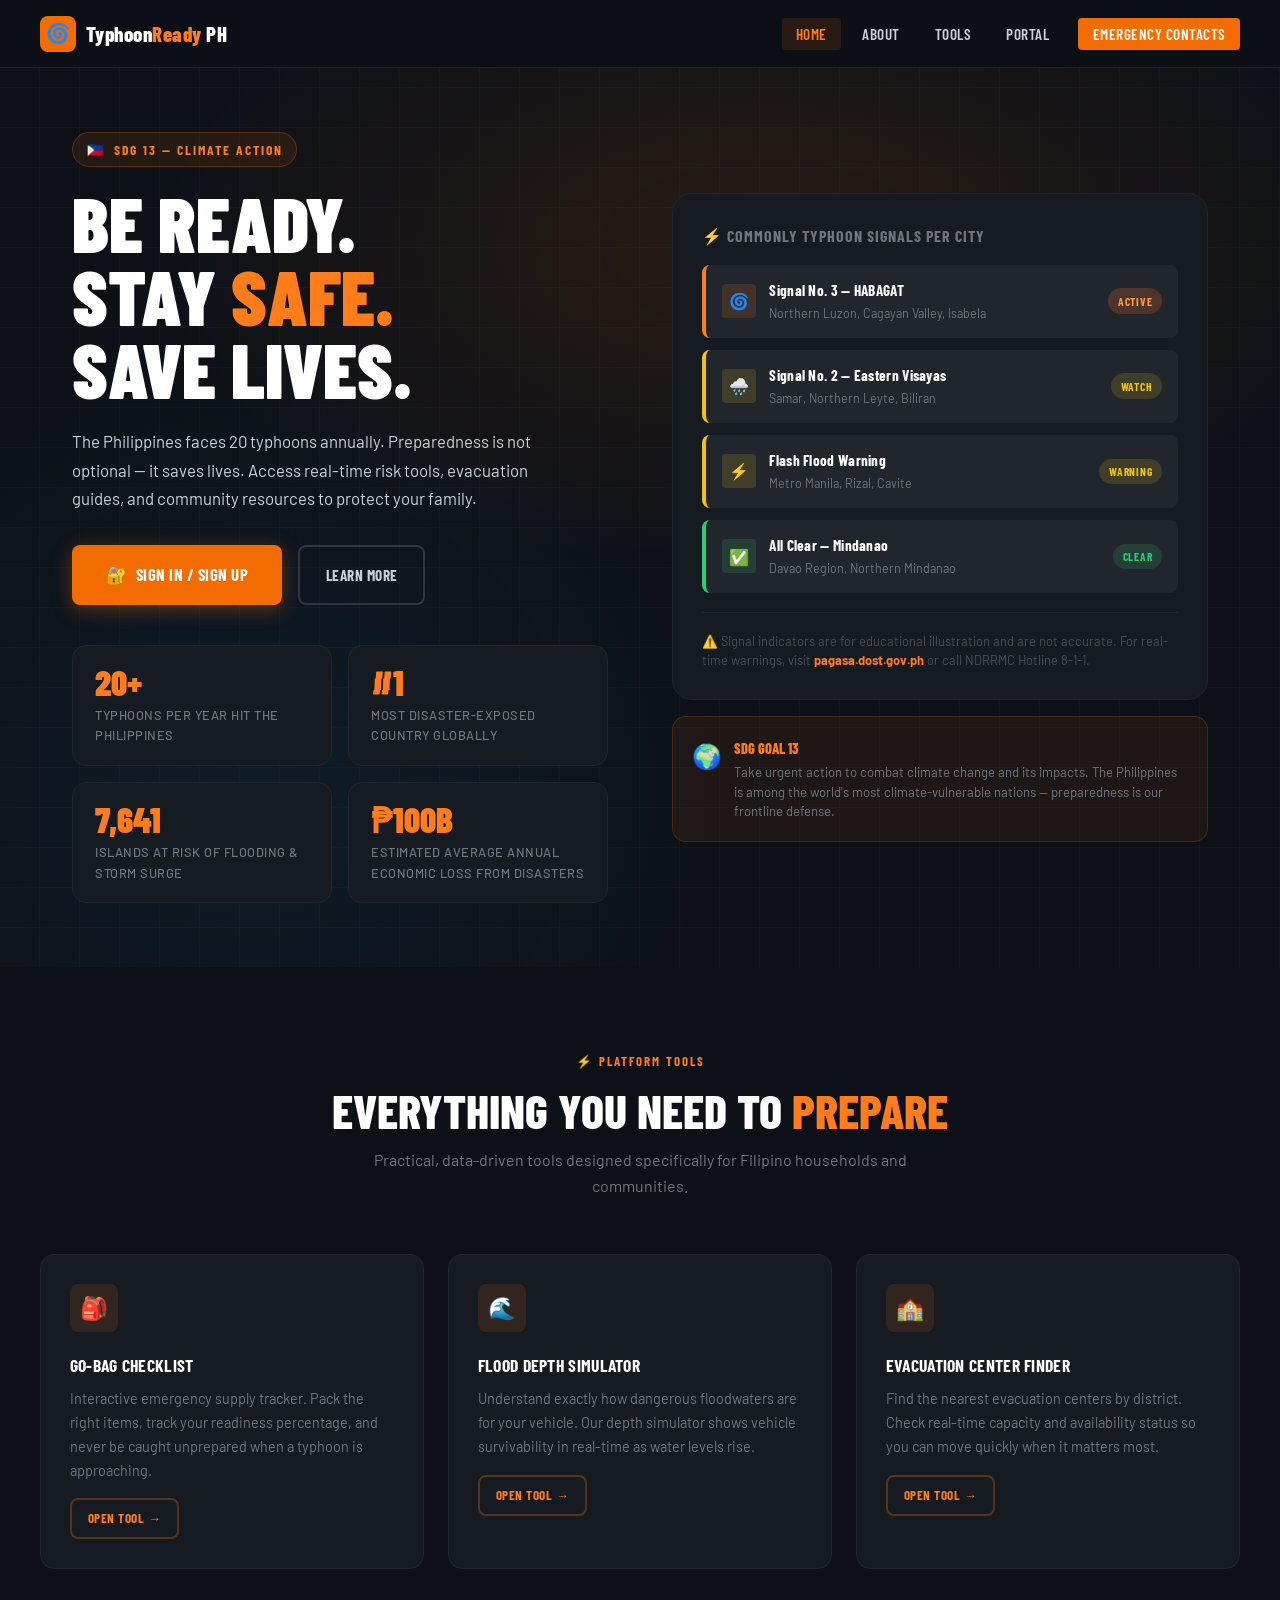
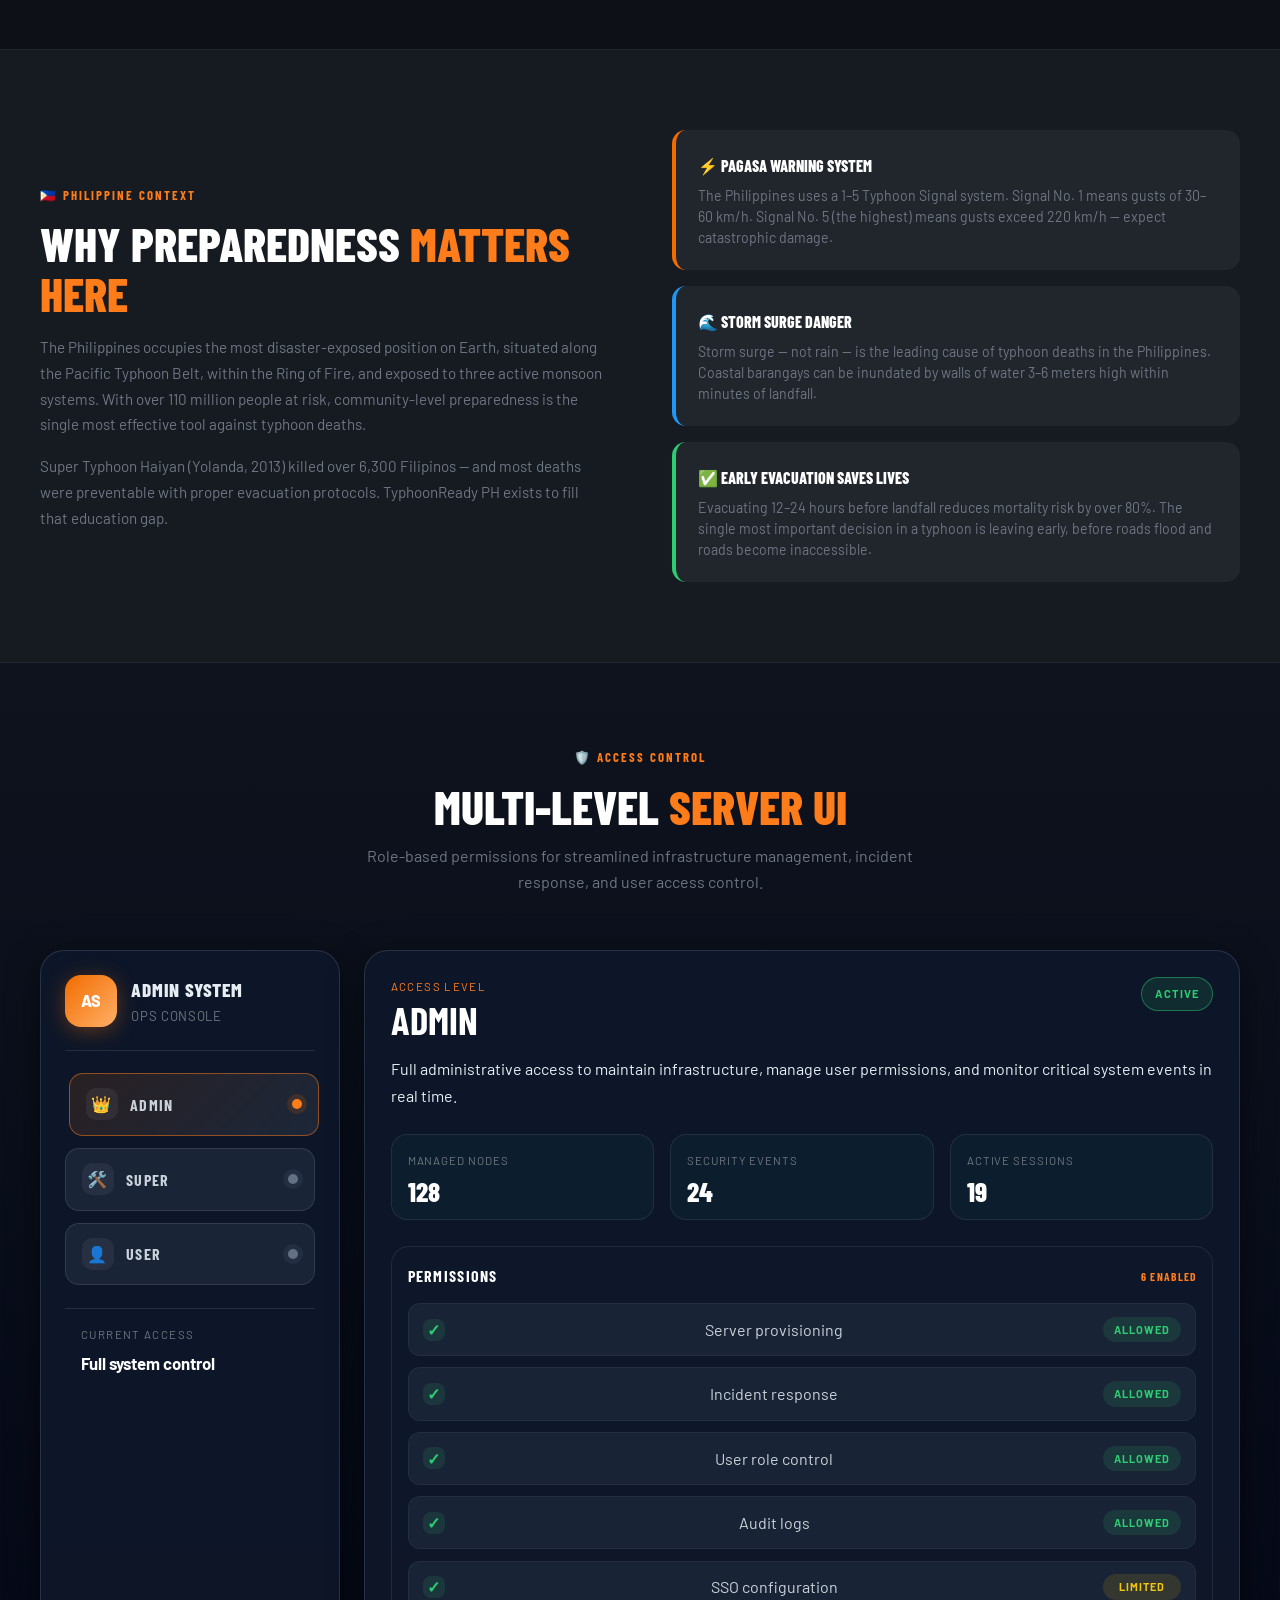
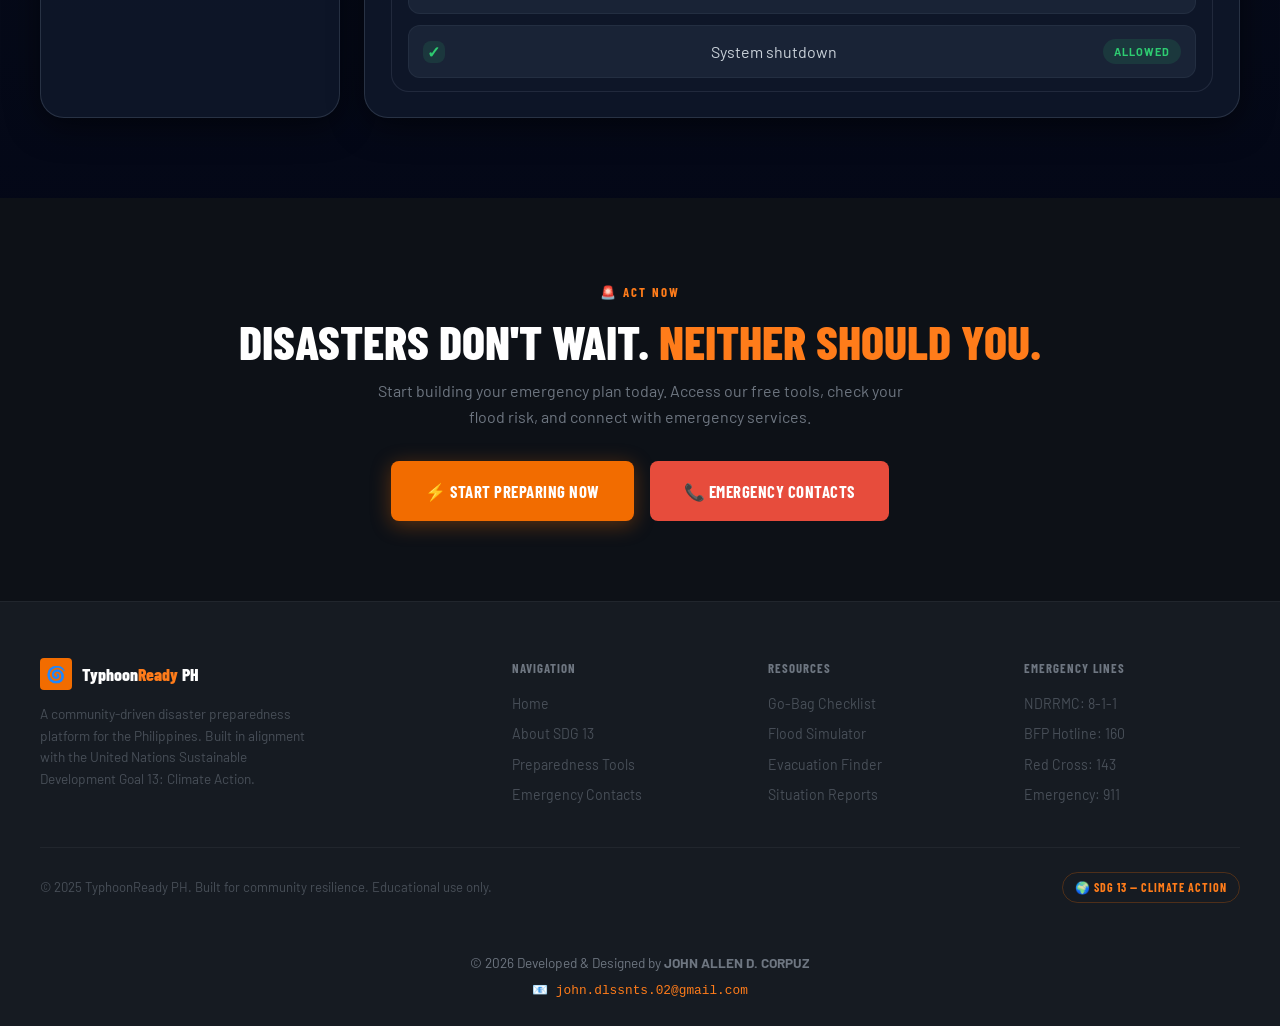
<file: index.html>
<!DOCTYPE html>
<html lang="en">
<head>
  <meta charset="UTF-8" />
  <meta name="viewport" content="width=device-width, initial-scale=1.0" />
  <meta name="description" content="TyphoonReady PH — Typhoon preparedness, flood awareness, and disaster readiness for the Philippines. SDG 13 Climate Action." />
  <title>TyphoonReady PH — Home</title>
<link rel="stylesheet" href="style.css" />
  <link rel="icon" href="data:image/svg+xml,<svg xmlns='http://www.w3.org/2000/svg' viewBox='0 0 100 100'><text y='.9em' font-size='90'>🌀</text></svg>" />
</head>
<body>

  <!-- ========================================================
       NAVIGATION TOP BAR
       ======================================================== -->
  <nav class="nav" role="navigation" aria-label="Main navigation">
    <div class="nav-inner">
      <a href="index.html" class="nav-brand" aria-label="TyphoonReady PH Home">
        <div class="nav-brand-icon">🌀</div>
        <span class="nav-brand-text">Typhoon<span>Ready</span> PH</span>
      </a>
      <ul class="nav-links" role="list">
        <li><a href="index.html" class="active">Home</a></li>
        <li><a href="about.html">About</a></li>
        <li><a href="features.html">Tools</a></li>
        <li><a href="login.html">Portal</a></li>
        <li><a href="contact.html" class="nav-cta">Emergency Contacts</a></li>
      </ul>
      <button class="nav-hamburger" id="nav-hamburger" aria-label="Open navigation menu" aria-expanded="false" aria-controls="mobile-menu">
        <span></span>
        <span></span>
        <span></span>
      </button>
    </div>
  </nav>

  <!-- Features Menu -->
  <div class="mobile-menu" id="mobile-menu" role="menu">
    <a href="index.html" role="menuitem">Home</a>
    <a href="about.html" role="menuitem">About</a>
    <a href="features.html" role="menuitem">Tools</a>
    <a href="login.html" role="menuitem">Portal</a>
    <a href="contact.html" role="menuitem">Emergency Contacts</a>
  </div>

  <main class="page-wrap">

    <!-- ========================================================
         FRONT PAGE LAYOUT SECTION
         ======================================================== -->
    <section class="hero" aria-label="Hero section">
      <div class="hero-bg" aria-hidden="true"></div>
      <div class="hero-content">

        <!-- Left Part Main Content -->
        <div class="hero-left anim-in anim-in-1">
          <div class="hero-eyebrow">
            <span>🇵🇭</span> SDG 13 — Climate Action
          </div>
          <h1 class="hero-title">
            <span class="block-text">Be Ready.</span>
            <span class="block-text">Stay <span class="accent">Safe.</span></span>
            <span class="block-text">Save Lives.</span>
          </h1>
          <p class="hero-desc">
            The Philippines faces 20 typhoons annually. Preparedness is not optional — it saves lives.
            Access real-time risk tools, evacuation guides, and community resources to protect your family.
          </p>
          <div class="hero-actions">
            <a href="login.html" class="btn btn-primary btn-lg">
              <span>🔐</span> Sign In / Sign Up
            </a>
            <a href="about.html" class="btn btn-outline">
              Learn More
            </a>
          </div>

          <div class="hero-stats">
            <div class="hero-stat-card">
              <div class="hero-stat-num">20+</div>
              <div class="hero-stat-label">Typhoons per year hit the Philippines</div>
            </div>
            <div class="hero-stat-card">
              <div class="hero-stat-num">#1</div>
              <div class="hero-stat-label">Most disaster-exposed country globally</div>
            </div>
            <div class="hero-stat-card">
              <div class="hero-stat-num">7,641</div>
              <div class="hero-stat-label">Islands at risk of flooding &amp; storm surge</div>
            </div>
            <div class="hero-stat-card">
              <div class="hero-stat-num">₱100B</div>
              <div class="hero-stat-label">Estimated Average annual economic loss from disasters</div>
            </div>
          </div>
        </div>

        <!-- Right Part Content -->
        <div class="hero-right anim-in anim-in-2">
          <div class="warning-section">
            <div class="warning-section-title">⚡ Commonly Typhoon Signals per City </div>
            <div class="warning-cards">
              <div class="warning-card level-3" role="article">
                <div class="warning-icon">🌀</div>
                <div class="warning-info">
                  <div class="warning-name">Signal No. 3 — HABAGAT</div>
                  <div class="warning-region">Northern Luzon, Cagayan Valley, Isabela</div>
                </div>
                <span class="warning-badge">ACTIVE</span>
              </div>
              <div class="warning-card level-2" role="article">
                <div class="warning-icon">🌧️</div>
                <div class="warning-info">
                  <div class="warning-name">Signal No. 2 — Eastern Visayas</div>
                  <div class="warning-region">Samar, Northern Leyte, Biliran</div>
                </div>
                <span class="warning-badge">WATCH</span>
              </div>
              <div class="warning-card level-2" role="article">
                <div class="warning-icon">⚡</div>
                <div class="warning-info">
                  <div class="warning-name">Flash Flood Warning</div>
                  <div class="warning-region">Metro Manila, Rizal, Cavite</div>
                </div>
                <span class="warning-badge">WARNING</span>
              </div>
              <div class="warning-card level-1" role="article">
                <div class="warning-icon">✅</div>
                <div class="warning-info">
                  <div class="warning-name">All Clear — Mindanao</div>
                  <div class="warning-region">Davao Region, Northern Mindanao</div>
                </div>
                <span class="warning-badge">CLEAR</span>
              </div>
            </div>
            <div style="margin-top:1.2rem; padding-top:1.2rem; border-top:1px solid var(--slate-700);">
              <p style="font-size:0.8rem;color:var(--slate-500);line-height:1.5;">
                ⚠️ Signal indicators are for educational illustration and are not accurate. For real-time warnings, visit
                <strong style="color:var(--orange-400)">pagasa.dost.gov.ph</strong> or call NDRRMC Hotline 8-1-1.
              </p>
            </div>
          </div>

          <div style="margin-top:1rem;background:rgba(242,108,0,0.08);border:1px solid rgba(242,108,0,0.2);border-radius:var(--radius-lg);padding:1.2rem;display:flex;gap:0.75rem;align-items:flex-start;">
            <span style="font-size:1.5rem;flex-shrink:0">🌍</span>
            <div>
              <div style="font-family:var(--font-display);font-weight:800;font-size:0.9rem;text-transform:uppercase;color:var(--orange-400);margin-bottom:0.2rem;">SDG Goal 13</div>
              <div style="font-size:0.82rem;color:var(--slate-400);line-height:1.5;">
                Take urgent action to combat climate change and its impacts. The Philippines is among the world's most climate-vulnerable nations — preparedness is our frontline defense.
              </div>
            </div>
          </div>
        </div>

      </div>
    </section>

    <!-- ========================================================
         EVERYTHING YOU NEED TO PREPARE SECTION
         ======================================================== -->
    <section class="section" aria-labelledby="features-heading">
      <div class="section-inner">
        <div class="section-header">
          <div class="section-eyebrow">⚡ Platform Tools</div>
          <h2 class="section-title" id="features-heading">Everything You Need to <span class="accent">Prepare</span></h2>
          <p class="section-subtitle">Practical, data-driven tools designed specifically for Filipino households and communities.</p>
        </div>
        <div class="cards-3">
          <div class="card anim-in anim-in-1">
            <div class="card-icon">🎒</div>
            <h3 class="card-title">Go-Bag Checklist</h3>
            <p class="card-text">Interactive emergency supply tracker. Pack the right items, track your readiness percentage, and never be caught unprepared when a typhoon is approaching.</p>
            <a href="features.html" class="btn btn-ghost btn-sm" style="margin-top:1rem">Open Tool →</a>
          </div>
          <div class="card anim-in anim-in-2">
            <div class="card-icon">🌊</div>
            <h3 class="card-title">Flood Depth Simulator</h3>
            <p class="card-text">Understand exactly how dangerous floodwaters are for your vehicle. Our depth simulator shows vehicle survivability in real-time as water levels rise.</p>
            <a href="features.html" class="btn btn-ghost btn-sm" style="margin-top:1rem">Open Tool →</a>
          </div>
          <div class="card anim-in anim-in-3">
            <div class="card-icon">🏫</div>
            <h3 class="card-title">Evacuation Center Finder</h3>
            <p class="card-text">Find the nearest evacuation centers by district. Check real-time capacity and availability status so you can move quickly when it matters most.</p>
            <a href="features.html" class="btn btn-ghost btn-sm" style="margin-top:1rem">Open Tool →</a>
          </div>  
        </div>
      </div>
    </section>

    <!-- ========================================================
         WHY PREPAREDNESS MATTERS SECTION
         ======================================================== -->
    <section class="section" style="background:var(--slate-800);border-top:1px solid var(--slate-700);border-bottom:1px solid var(--slate-700);" aria-labelledby="community-heading">
      <div class="section-inner">
        <div style="display:grid;grid-template-columns:1fr 1fr;gap:4rem;align-items:center;">
          <div>
            <div class="section-eyebrow">🇵🇭 Philippine Context</div>
            <h2 class="section-title" id="community-heading" style="text-align:left">Why Preparedness <span class="accent">Matters Here</span></h2>
            <p style="color:var(--slate-400);margin-top:1rem;line-height:1.7;font-size:0.95rem;">
              The Philippines occupies the most disaster-exposed position on Earth, situated along the Pacific Typhoon Belt, within the Ring of Fire, and exposed to three active monsoon systems.
              With over 110 million people at risk, community-level preparedness is the single most effective tool against typhoon deaths.
            </p>
            <p style="color:var(--slate-400);margin-top:1rem;line-height:1.7;font-size:0.95rem;">
              Super Typhoon Haiyan (Yolanda, 2013) killed over 6,300 Filipinos — and most deaths were preventable with proper evacuation protocols. TyphoonReady PH exists to fill that education gap.
            </p>
          </div>
          <div>
            <div style="display:flex;flex-direction:column;gap:1rem;">
              <div style="background:var(--slate-700);border-radius:var(--radius-lg);padding:1.4rem;border-left:4px solid var(--orange-500);">
                <div style="font-family:var(--font-display);font-weight:800;font-size:1rem;text-transform:uppercase;color:var(--white);margin-bottom:0.4rem;">⚡ PAGASA Warning System</div>
                <p style="font-size:0.88rem;color:var(--slate-400);line-height:1.5;">The Philippines uses a 1–5 Typhoon Signal system. Signal No. 1 means gusts of 30–60 km/h. Signal No. 5 (the highest) means gusts exceed 220 km/h — expect catastrophic damage.</p>
              </div>
              <div style="background:var(--slate-700);border-radius:var(--radius-lg);padding:1.4rem;border-left:4px solid var(--blue-400);">
                <div style="font-family:var(--font-display);font-weight:800;font-size:1rem;text-transform:uppercase;color:var(--white);margin-bottom:0.4rem;">🌊 Storm Surge Danger</div>
                <p style="font-size:0.88rem;color:var(--slate-400);line-height:1.5;">Storm surge — not rain — is the leading cause of typhoon deaths in the Philippines. Coastal barangays can be inundated by walls of water 3–6 meters high within minutes of landfall.</p>
              </div>
              <div style="background:var(--slate-700);border-radius:var(--radius-lg);padding:1.4rem;border-left:4px solid var(--green-400);">
                <div style="font-family:var(--font-display);font-weight:800;font-size:1rem;text-transform:uppercase;color:var(--white);margin-bottom:0.4rem;">✅ Early Evacuation Saves Lives</div>
                <p style="font-size:0.88rem;color:var(--slate-400);line-height:1.5;">Evacuating 12–24 hours before landfall reduces mortality risk by over 80%. The single most important decision in a typhoon is leaving early, before roads flood and roads become inaccessible.</p>
              </div>
            </div>
          </div>
        </div>
      </div>
    </section>

    <!-- ========================================================
         MULTI-LEVEL SERVER ACCESS UI
         ======================================================== -->
    <section class="section role-ui-section" aria-labelledby="role-ui-heading">
      <div class="section-inner">
        <div class="section-header">
          <div class="section-eyebrow">🛡️ Access Control</div>
          <h2 class="section-title" id="role-ui-heading">Multi-Level <span class="accent">Server UI</span></h2>
          <p class="section-subtitle">Role-based permissions for streamlined infrastructure management, incident response, and user access control.</p>
        </div>

        <div class="role-dashboard">
          <aside class="role-sidebar" aria-label="User role selector">
            <div class="profile-summary">
              <div class="profile-avatar">AS</div>
              <div>
                <div class="profile-name">Admin System</div>
                <div class="profile-subtitle">Ops Console</div>
              </div>
            </div>

            <div class="role-switcher" role="tablist" aria-label="Select access level">
              <button class="role-btn is-active" type="button" data-role="admin" role="tab" aria-selected="true">
                <span class="role-icon">👑</span>
                <span>Admin</span>
                <span class="role-dot"></span>
              </button>
              <button class="role-btn" type="button" data-role="super" role="tab" aria-selected="false">
                <span class="role-icon">🛠️</span>
                <span>Super</span>
                <span class="role-dot"></span>
              </button>
              <button class="role-btn" type="button" data-role="user" role="tab" aria-selected="false">
                <span class="role-icon">👤</span>
                <span>User</span>
                <span class="role-dot"></span>
              </button>
            </div>

            <div class="role-brief">
              <div class="brief-label">Current Access</div>
              <div class="brief-value" id="role-access">Full system control</div>
            </div>
          </aside>

          <div class="role-panel" aria-live="polite">
            <div class="panel-header">
              <div>
                <div class="panel-kicker">Access Level</div>
                <h3 id="role-title">Admin</h3>
              </div>
              <span class="status-pill" id="role-status-pill">Active</span>
            </div>

            <p class="role-description" id="role-description">
              Full administrative access to maintain infrastructure, manage user permissions, and monitor critical system events in real time.
            </p>

            <div class="metrics-grid">
              <div class="metric-card">
                <span class="metric-label">Managed Nodes</span>
                <strong class="metric-value" data-metric="nodes">128</strong>
              </div>
              <div class="metric-card">
                <span class="metric-label">Security Events</span>
                <strong class="metric-value" data-metric="events">24</strong>
              </div>
              <div class="metric-card">
                <span class="metric-label">Active Sessions</span>
                <strong class="metric-value" data-metric="sessions">19</strong>
              </div>
            </div>

            <div class="permission-section">
              <div class="permission-header">
                <span>Permissions</span>
                <span class="permission-count" id="permission-count">6 enabled</span>
              </div>
              <div class="permissions-list" id="permission-list"></div>
            </div>
          </div>
        </div>
      </div>
    </section>

    <!-- ========================================================
         DISASTER DON'T WAIT SECTION
         ======================================================== -->
    <section class="section" aria-labelledby="cta-heading">
      <div class="section-inner" style="text-align:center;">
        <div class="section-eyebrow">🚨 Act Now</div>
        <h2 class="section-title" id="cta-heading">Disasters Don't Wait. <span class="accent">Neither Should You.</span></h2>
        <p class="section-subtitle" style="margin-top:0.75rem;">Start building your emergency plan today. Access our free tools, check your flood risk, and connect with emergency services.</p>
        <div style="display:flex;gap:1rem;justify-content:center;flex-wrap:wrap;margin-top:2rem;">
          <a href="features.html" class="btn btn-primary btn-lg">⚡ Start Preparing Now</a>
          <a href="contact.html" class="btn btn-danger btn-lg">📞 Emergency Contacts</a>
        </div>
      </div>
    </section>

  </main>

  <!-- ========================================================
       FOOTER SECTION
       ======================================================== -->
  <footer class="footer" role="contentinfo">
    <div class="footer-inner">
      <div class="footer-grid">
        <div class="footer-brand">
          <div class="footer-brand-logo">
            <div class="footer-brand-icon">🌀</div>
            <span class="footer-brand-name">Typhoon<span>Ready</span> PH</span>
          </div>
          <p class="footer-brand-desc">
            A community-driven disaster preparedness platform for the Philippines. Built in alignment with the United Nations Sustainable Development Goal 13: Climate Action.
          </p>
        </div>
        <div>
          <div class="footer-col-title">Navigation</div>
          <div class="footer-col-links">
            <a href="index.html">Home</a>
            <a href="about.html">About SDG 13</a>
            <a href="features.html">Preparedness Tools</a>
            <a href="contact.html">Emergency Contacts</a>
          </div>
        </div>
        <div>
          <div class="footer-col-title">Resources</div>
          <div class="footer-col-links">
            <a href="features.html#tool-gobag">Go-Bag Checklist</a>
            <a href="features.html#tool-flood">Flood Simulator</a>
            <a href="features.html#tool-evac">Evacuation Finder</a>
            <a href="features.html#tool-sitrep">Situation Reports</a>
          </div>
        </div>
        <div>
          <div class="footer-col-title">Emergency Lines</div>
          <div class="footer-col-links">
            <a href="tel:8-1-1">NDRRMC: 8-1-1</a>
            <a href="tel:160">BFP Hotline: 160</a>
            <a href="tel:143">Red Cross: 143</a>
            <a href="tel:911">Emergency: 911</a>
          </div>
        </div>
      </div>
      <div class="footer-bottom">
        <span class="footer-bottom-text">© 2025 TyphoonReady PH. Built for community resilience. Educational use only.</span>
        <span class="footer-sdg-badge">🌍 SDG 13 — Climate Action</span>
      </div>
    </div>
    <div class="footer-bottom" style="display: flex; flex-direction: column; gap: 0.5rem; align-items: center; border-top: 1px solid var(--slate-800); padding-top: 1.5rem; margin-top: 1.5rem;">
        <span class="footer-bottom-text" style="color: var(--slate-400); font-size: 0.85rem;">
          © 2026 Developed &amp; Designed by <strong>JOHN ALLEN D. CORPUZ</strong>
        </span>
        <span style="font-size: 0.8rem; color: var(--slate-500); font-family: monospace;">
          📧 <a href="mailto:john.dlssnts.02@gmail.com" style="color: var(--orange-400); text-decoration: none; transition: color 0.2s;" onmouseover="this.style.color='#f97316'" onmouseout="this.style.color='var(--orange-400)'">john.dlssnts.02@gmail.com</a>
        </span>
      </div>
  </footer>
  <script src="main.js"></script>
</body>
</html>
</file>
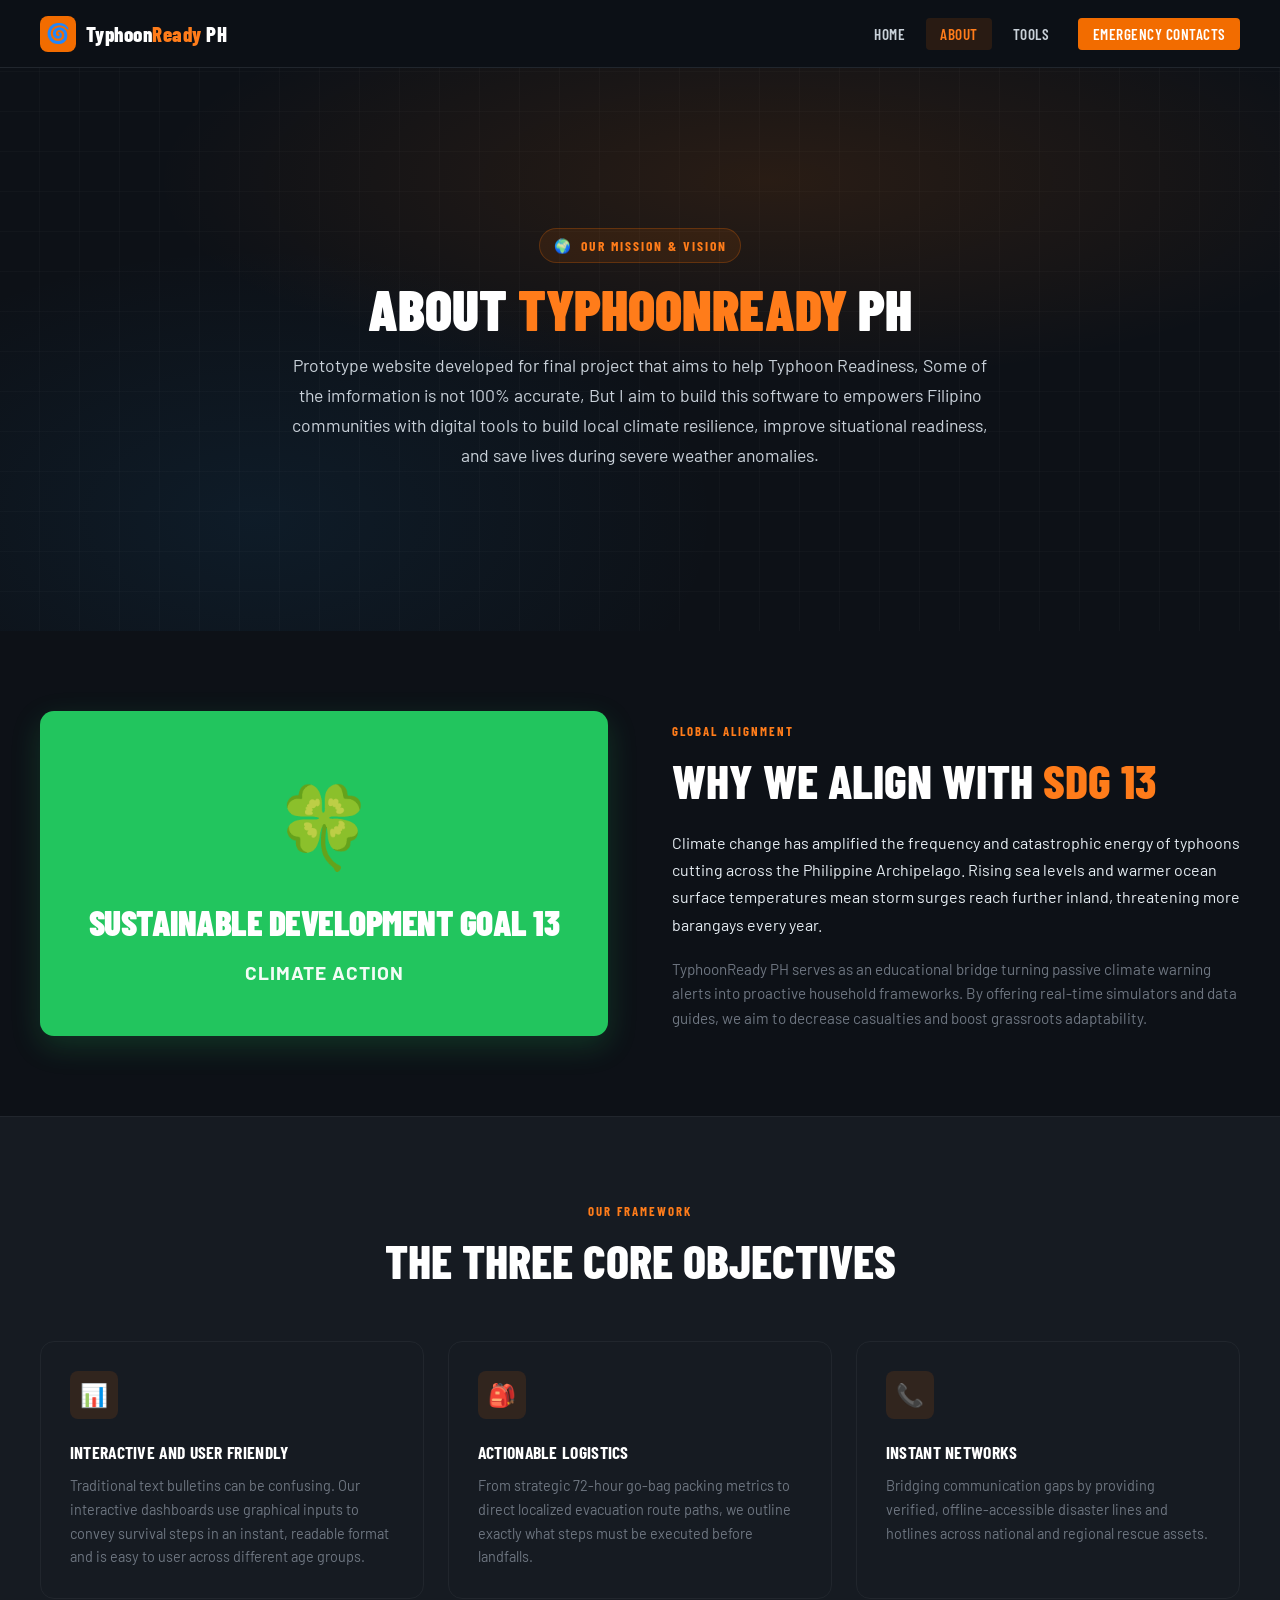
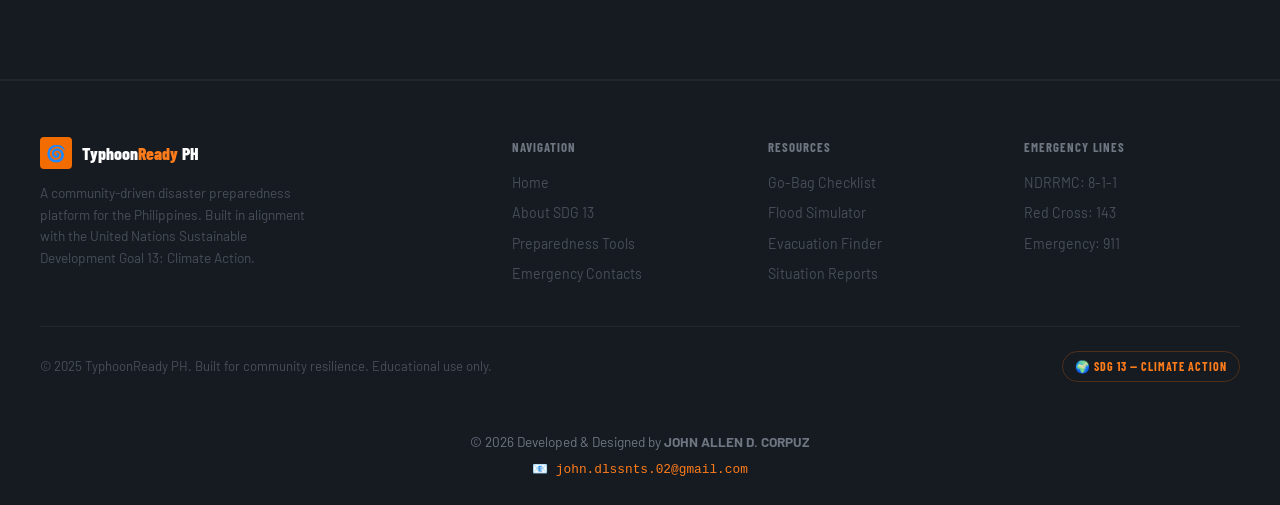
<file: about.html>
<!DOCTYPE html>
<html lang="en">
<head>
  <meta charset="UTF-8" />
  <meta name="viewport" content="width=device-width, initial-scale=1.0" />
  <meta name="description" content="About TyphoonReady PH — Our mission for community resilience and UN SDG 13 Climate Action in the Philippines." />
  <title>TyphoonReady PH — About Our Mission</title>
  <link rel="stylesheet" href="style.css" />
  <link rel="icon" href="data:image/svg+xml,<svg xmlns='http://www.w3.org/2000/svg' viewBox='0 0 100 100'><text y='.9em' font-size='90'>🌀</text></svg>" />
</head>
<body>

<!-- ========================================================
       NAVIGATION TOP BAR
       ======================================================== -->
  <nav class="nav" role="navigation" aria-label="Main navigation">
    <div class="nav-inner">
      <a href="index.html" class="nav-brand" aria-label="TyphoonReady PH Home">
        <div class="nav-brand-icon">🌀</div>
        <span class="nav-brand-text">Typhoon<span>Ready</span> PH</span>
      </a>
      <ul class="nav-links" role="list">
        <li><a href="index.html">Home</a></li>
        <li><a href="about.html" class="active">About</a></li>
        <li><a href="features.html">Tools</a></li>
        <li><a href="contact.html" class="nav-cta">Emergency Contacts</a></li>
      </ul>
      <button class="nav-hamburger" id="nav-hamburger" aria-label="Open navigation menu" aria-expanded="false" aria-controls="mobile-menu">
        <span></span>
        <span></span>
        <span></span>
      </button>
    </div>
  </nav>

  <div class="mobile-menu" id="mobile-menu" role="menu">
    <a href="index.html" role="menuitem">Home</a>
    <a href="about.html" class="active" role="menuitem">About</a>
    <a href="features.html" role="menuitem">Tools</a>
    <a href="contact.html" role="menuitem">Emergency Contacts</a>
  </div>

  <main class="page-wrap">

<!-- ========================================================
         FRONT PAGE LAYOUT SECTION
         ======================================================== -->
    <section class="hero" style="min-height: auto; padding: 6rem 0 4rem 0;" aria-label="About Us Hero">
      <div class="hero-bg" aria-hidden="true"></div>
      <div class="hero-content" style="grid-template-columns: 1fr; text-align: center; max-width: 800px; margin: 0 auto;">
        <div class="hero-left" style="align-items: center;">
          <div class="hero-eyebrow">
            <span>🌍</span> Our Mission &amp; Vision
          </div>
          <h1 class="hero-title" style="font-size: 3.5rem; margin-bottom: 1rem;">
            About <span class="accent">TyphoonReady</span> PH
          </h1>
          <p class="hero-desc" style="font-size: 1.1rem; max-width: 700px;">
            Prototype website developed for final project that aims to help Typhoon Readiness, Some of the imformation is not 100% accurate, But I aim to build this software to empowers Filipino communities with digital tools to build local climate resilience, improve situational readiness, and save lives during severe weather anomalies.
          </p>
        </div>
      </div>
    </section>

    <!-- ========================================================
         SDG CONNECTIVITY SECTION
         ======================================================== -->
    <section class="section" aria-labelledby="sdg-heading">
      <div class="section-inner">
        <div style="display: grid; grid-template-columns: 1fr 1fr; gap: 4rem; align-items: center;">
          
          <div style="background: #22c55e; border-radius: var(--radius-lg); padding: 3rem 2rem; color: #ffffff; text-align: center; box-shadow: 0 10px 30px rgba(34,197,94,0.2);">
            <span style="font-size: 5rem; display: block; margin-bottom: 1rem;">🍀</span>
            <h2 style="font-family: var(--font-display); font-weight: 900; font-size: 2.2rem; text-transform: uppercase; letter-spacing: -0.5px; line-height: 1.1; margin-bottom: 1rem;">
              SUSTAINABLE DEVELOPMENT GOAL 13
            </h2>
            <div style="font-size: 1.2rem; font-weight: 700; opacity: 0.95; text-transform: uppercase; letter-spacing: 1px;">
              Climate Action
            </div>
          </div>

          <div>
            <div class="section-eyebrow">Global Alignment</div>
            <h2 class="section-title" id="sdg-heading" style="text-align: left; margin-bottom: 1.5rem;">Why We Align With <span class="accent">SDG 13</span></h2>
            <p style="color: var(--slate-300); line-height: 1.7; font-size: 1rem; margin-bottom: 1.2rem;">
              Climate change has amplified the frequency and catastrophic energy of typhoons cutting across the Philippine Archipelago. Rising sea levels and warmer ocean surface temperatures mean storm surges reach further inland, threatening more barangays every year.
            </p>
            <p style="color: var(--slate-400); line-height: 1.6; font-size: 0.95rem;">
              TyphoonReady PH serves as an educational bridge turning passive climate warning alerts into proactive household frameworks. By offering real-time simulators and data guides, we aim to decrease casualties and boost grassroots adaptability.
            </p>
          </div>

        </div>
      </div>
    </section>

    <!-- ========================================================
        THE THREE CORE OBJECTIVES SECTION
         ======================================================== -->
    <section class="section" style="background: var(--slate-800); border-top: 1px solid var(--slate-700); border-bottom: 1px solid var(--slate-700);" aria-labelledby="pillars-heading">
      <div class="section-inner">
        <div class="section-header">
          <div class="section-eyebrow">Our Framework</div>
          <h2 class="section-title" id="pillars-heading">The Three Core Objectives</h2>
        </div>

        <div class="cards-3">
          <div class="card">
            <div class="card-icon" style="color: var(--orange-400)">📊</div>
            <h3 class="card-title">Interactive and User Friendly</h3>
            <p class="card-text">Traditional text bulletins can be confusing. Our interactive dashboards use graphical inputs to convey survival steps in an instant, readable format and is easy to user across different age groups.</p>
          </div>
          <div class="card">
            <div class="card-icon" style="color: var(--blue-400)">🎒</div>
            <h3 class="card-title">Actionable Logistics</h3>
            <p class="card-text">From strategic 72-hour go-bag packing metrics to direct localized evacuation route paths, we outline exactly what steps must be executed before landfalls.</p>
          </div>
          <div class="card">
            <div class="card-icon" style="color: var(--emerald-400)">📞</div>
            <h3 class="card-title">Instant Networks</h3>
            <p class="card-text">Bridging communication gaps by providing verified, offline-accessible disaster lines and hotlines across national and regional rescue assets.</p>
          </div>
        </div>
      </div>
    </section>

  </main>

      <!-- ========================================================
        FOOTER SECTION
         ======================================================== -->
  <footer class="footer" role="contentinfo">
    <div class="footer-inner">
      <div class="footer-grid">
        <div class="footer-brand">
          <div class="footer-brand-logo">
            <div class="footer-brand-icon">🌀</div>
            <span class="footer-brand-name">Typhoon<span>Ready</span> PH</span>
          </div>
          <p class="footer-brand-desc">
            A community-driven disaster preparedness platform for the Philippines. Built in alignment with the United Nations Sustainable Development Goal 13: Climate Action.
          </p>
        </div>
        <div>
          <div class="footer-col-title">Navigation</div>
          <div class="footer-col-links">
            <a href="index.html">Home</a>
            <a href="about.html">About SDG 13</a>
            <a href="features.html">Preparedness Tools</a>
            <a href="contact.html">Emergency Contacts</a>
          </div>
        </div>
        <div>
          <div class="footer-col-title">Resources</div>
          <div class="footer-col-links">
            <a href="features.html">Go-Bag Checklist</a>
            <a href="features.html">Flood Simulator</a>
            <a href="features.html">Evacuation Finder</a>
            <a href="features.html">Situation Reports</a>
          </div>
        </div>
        <div>
          <div class="footer-col-title">Emergency Lines</div>
          <div class="footer-col-links">
            <a href="tel:8-1-1">NDRRMC: 8-1-1</a>
            <a href="tel:143">Red Cross: 143</a>
            <a href="tel:911">Emergency: 911</a>
          </div>
        </div>
      </div>
      <div class="footer-bottom">
        <span class="footer-bottom-text">© 2025 TyphoonReady PH. Built for community resilience. Educational use only.</span>
        <span class="footer-sdg-badge">🌍 SDG 13 — Climate Action</span>
      </div>
    </div>
    <div class="footer-bottom" style="display: flex; flex-direction: column; gap: 0.5rem; align-items: center; border-top: 1px solid var(--slate-800); padding-top: 1.5rem; margin-top: 1.5rem;">
        <span class="footer-bottom-text" style="color: var(--slate-400); font-size: 0.85rem;">
          © 2026 Developed &amp; Designed by <strong>JOHN ALLEN D. CORPUZ</strong>
        </span>
        <span style="font-size: 0.8rem; color: var(--slate-500); font-family: monospace;">
          📧 <a href="mailto:john.dlssnts.02@gmail.com" style="color: var(--orange-400); text-decoration: none; transition: color 0.2s;" onmouseover="this.style.color='#f97316'" onmouseout="this.style.color='var(--orange-400)'">john.dlssnts.02@gmail.com</a>
        </span>
      </div>
  </footer>

  <script src="main.js"></script>
</body>
</html>
</file>
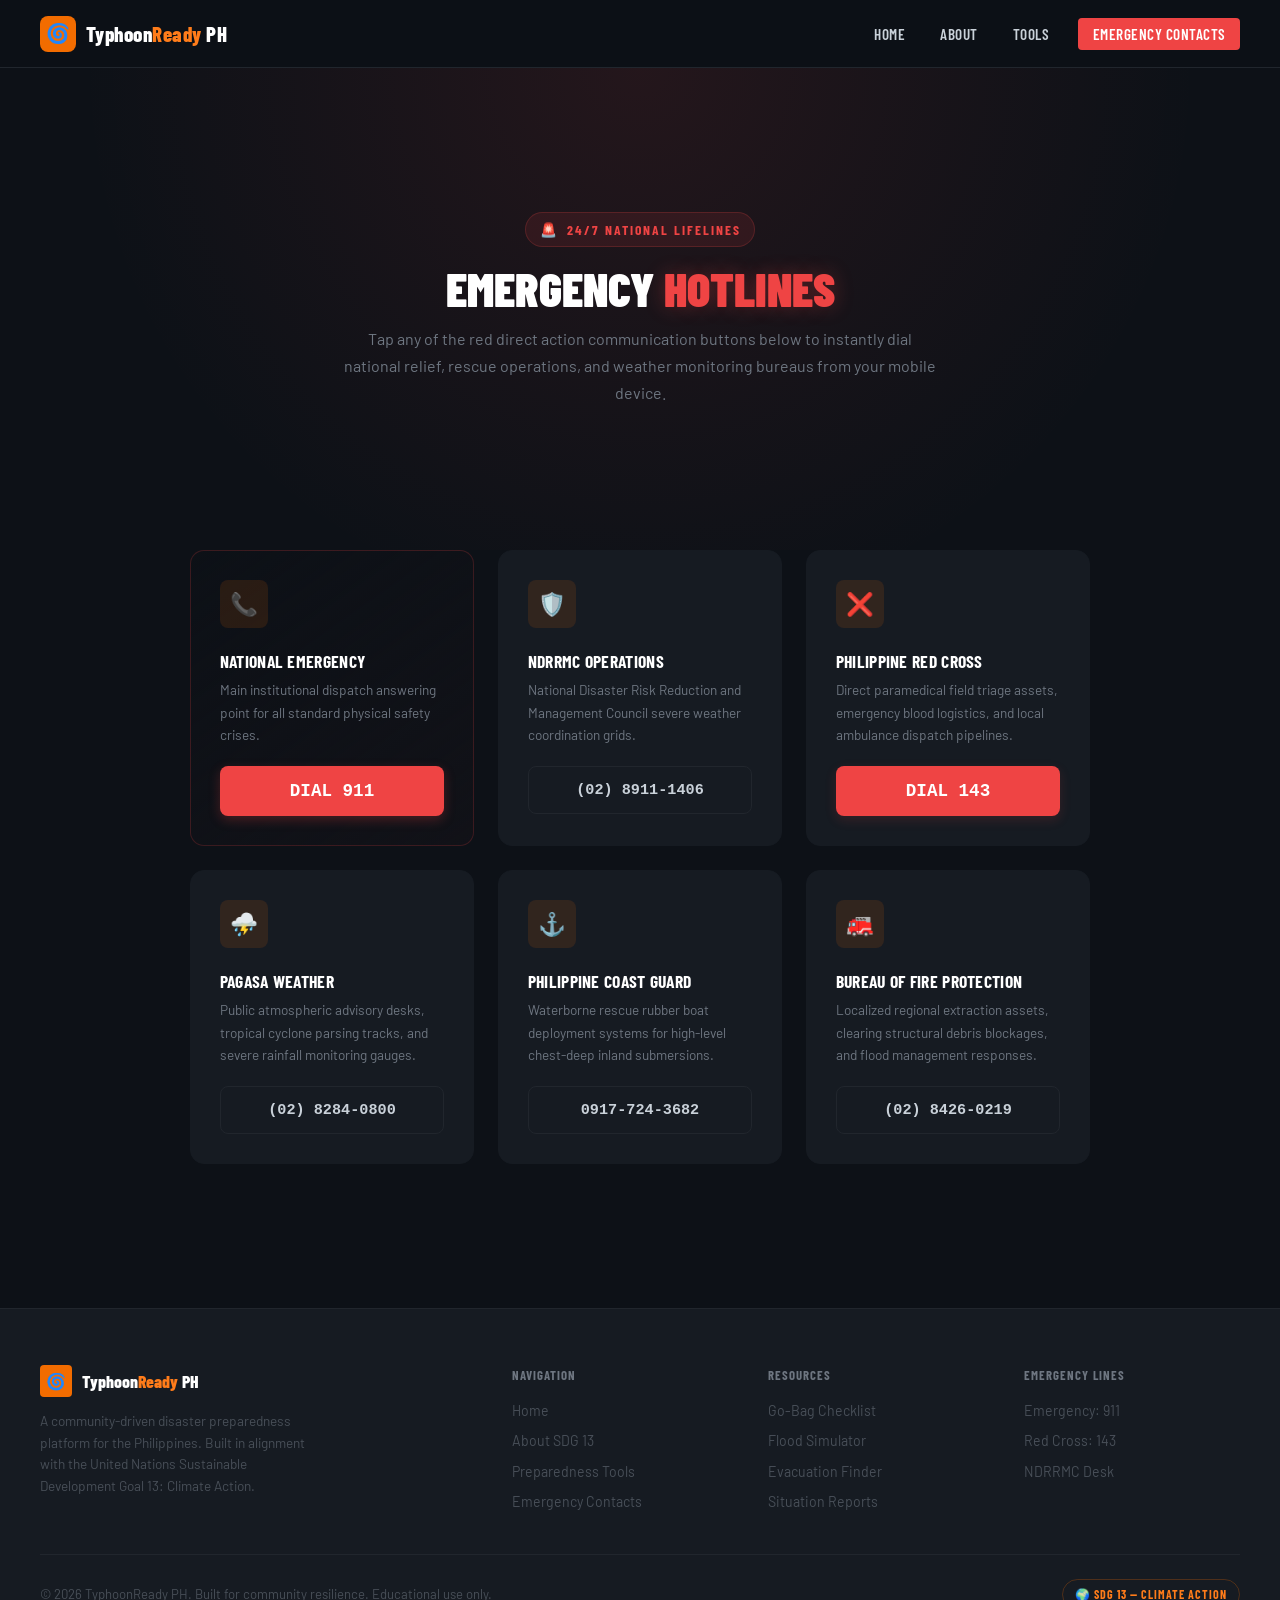
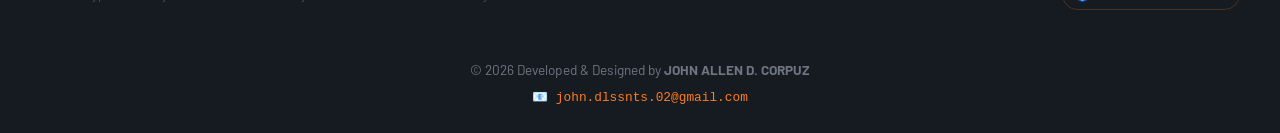
<file: contact.html>
<!DOCTYPE html>
<html lang="en">
<head>
  <meta charset="UTF-8" />
  <meta name="viewport" content="width=device-width, initial-scale=1.0" />
  <meta name="description" content="Emergency Hotlines and Disaster Response Contacts for TyphoonReady PH." />
  <title>TyphoonReady PH — Emergency Contacts</title>
  <link rel="stylesheet" href="style.css" />
  <link rel="icon" href="data:image/svg+xml,<svg xmlns='http://www.w3.org/2000/svg' viewBox='0 0 100 100'><text y='.9em' font-size='90'>🌀</text></svg>" />
</head>
<body>

  <nav class="nav" role="navigation" aria-label="Main navigation">
    <div class="nav-inner">
      <a href="index.html" class="nav-brand" aria-label="TyphoonReady PH Home">
        <div class="nav-brand-icon">🌀</div>
        <span class="nav-brand-text">Typhoon<span>Ready</span> PH</span>
      </a>
      <ul class="nav-links" role="list">
        <li><a href="index.html">Home</a></li>
        <li><a href="about.html">About</a></li>
        <li><a href="features.html">Tools</a></li>
        <li><a href="contact.html" class="nav-cta active" style="background:#ef4444; border-color:#ef4444;">Emergency Contacts</a></li>
      </ul>
    </div>
  </nav>

  <main class="page-wrap">

    <section class="hero" style="min-height: auto; padding: 5rem 0 3rem 0;" aria-label="Emergency Hotlines Hero">
      <div class="hero-bg" aria-hidden="true" style="background: radial-gradient(circle at top, rgba(239,68,68,0.1) 0%, transparent 70%);"></div>
      <div class="hero-content" style="grid-template-columns: 1fr; text-align: center; max-width: 800px; margin: 0 auto;">
        <div class="hero-left" style="align-items: center;">
          <div class="hero-eyebrow" style="color:#ef4444; background:rgba(239,68,68,0.1); border-color:rgba(239,68,68,0.2);">
            <span>🚨</span> 24/7 National Lifelines
          </div>
          <h1 class="hero-title" style="font-size: 3rem; margin-bottom: 0.8rem;">
            Emergency <span class="accent" style="color:#ef4444; text-shadow:0 0 20px rgba(239,68,68,0.3);">Hotlines</span>
          </h1>
          <p class="hero-desc" style="font-size: 1rem; max-width: 600px; color:var(--slate-400);">
            Tap any of the red direct action communication buttons below to instantly dial national relief, rescue operations, and weather monitoring bureaus from your mobile device.
          </p>
        </div>
      </div>
    </section>

    <section class="section" style="padding-top: 0;" aria-labelledby="hotlines-heading">
      <div class="section-inner" style="max-width: 900px;">
        
        <div class="cards-3" style="grid-template-columns: repeat(auto-fit, minmax(260px, 1fr)); gap: 1.5rem;">
          
          <div class="card" style="border: 1px solid rgba(239,68,68,0.2); background: linear-gradient(145deg, var(--slate-900) 0%, rgba(239,68,68,0.02) 100%);">
            <div class="card-icon" style="color: #ef4444">📞</div>
            <h3 class="card-title" style="margin-bottom: 0.25rem;">National Emergency</h3>
            <p class="card-text" style="font-size: 0.85rem; color: var(--slate-400); margin-bottom: 1.2rem;">Main institutional dispatch answering point for all standard physical safety crises.</p>
            <a href="tel:911" style="display: block; text-align: center; background: #ef4444; color: #fff; font-weight: bold; text-decoration: none; padding: 0.7rem; border-radius: var(--radius-md); font-family: monospace; font-size: 1.1rem; box-shadow: 0 4px 12px rgba(239,68,68,0.25);">DIAL 911</a>
          </div>

          <div class="card" style="border: 1px solid var(--slate-800);">
            <div class="card-icon" style="color: var(--orange-400)">🛡️</div>
            <h3 class="card-title" style="margin-bottom: 0.25rem;">NDRRMC Operations</h3>
            <p class="card-text" style="font-size: 0.85rem; color: var(--slate-400); margin-bottom: 1.2rem;">National Disaster Risk Reduction and Management Council severe weather coordination grids.</p>
            <a href="tel:0289111406" style="display: block; text-align: center; background: var(--slate-800); border: 1px solid var(--slate-700); color: var(--slate-200); font-weight: bold; text-decoration: none; padding: 0.7rem; border-radius: var(--radius-md); font-family: monospace; font-size: 0.95rem;">(02) 8911-1406</a>
          </div>

          <div class="card" style="border: 1px solid var(--slate-800);">
            <div class="card-icon" style="color: #ef4444">❌</div>
            <h3 class="card-title" style="margin-bottom: 0.25rem;">Philippine Red Cross</h3>
            <p class="card-text" style="font-size: 0.85rem; color: var(--slate-400); margin-bottom: 1.2rem;">Direct paramedical field triage assets, emergency blood logistics, and local ambulance dispatch pipelines.</p>
            <a href="tel:143" style="display: block; text-align: center; background: #ef4444; color: #fff; font-weight: bold; text-decoration: none; padding: 0.7rem; border-radius: var(--radius-md); font-family: monospace; font-size: 1.1rem; box-shadow: 0 4px 12px rgba(239,68,68,0.15);">DIAL 143</a>
          </div>

          <div class="card" style="border: 1px solid var(--slate-800);">
            <div class="card-icon" style="color: var(--blue-400)">⛈️</div>
            <h3 class="card-title" style="margin-bottom: 0.25rem;">PAGASA Weather</h3>
            <p class="card-text" style="font-size: 0.85rem; color: var(--slate-400); margin-bottom: 1.2rem;">Public atmospheric advisory desks, tropical cyclone parsing tracks, and severe rainfall monitoring gauges.</p>
            <a href="tel:0282840800" style="display: block; text-align: center; background: var(--slate-800); border: 1px solid var(--slate-700); color: var(--slate-200); font-weight: bold; text-decoration: none; padding: 0.7rem; border-radius: var(--radius-md); font-family: monospace; font-size: 0.95rem;">(02) 8284-0800</a>
          </div>

          <div class="card" style="border: 1px solid var(--slate-800);">
            <div class="card-icon" style="color: var(--emerald-400)">⚓</div>
            <h3 class="card-title" style="margin-bottom: 0.25rem;">Philippine Coast Guard</h3>
            <p class="card-text" style="font-size: 0.85rem; color: var(--slate-400); margin-bottom: 1.2rem;">Waterborne rescue rubber boat deployment systems for high-level chest-deep inland submersions.</p>
            <a href="tel:09177243682" style="display: block; text-align: center; background: var(--slate-800); border: 1px solid var(--slate-700); color: var(--slate-200); font-weight: bold; text-decoration: none; padding: 0.7rem; border-radius: var(--radius-md); font-family: monospace; font-size: 0.95rem;">0917-724-3682</a>
          </div>

          <div class="card" style="border: 1px solid var(--slate-800);">
            <div class="card-icon" style="color: var(--orange-400)">🚒</div>
            <h3 class="card-title" style="margin-bottom: 0.25rem;">Bureau of Fire Protection</h3>
            <p class="card-text" style="font-size: 0.85rem; color: var(--slate-400); margin-bottom: 1.2rem;">Localized regional extraction assets, clearing structural debris blockages, and flood management responses.</p>
            <a href="tel:0284260219" style="display: block; text-align: center; background: var(--slate-800); border: 1px solid var(--slate-700); color: var(--slate-200); font-weight: bold; text-decoration: none; padding: 0.7rem; border-radius: var(--radius-md); font-family: monospace; font-size: 0.95rem;">(02) 8426-0219</a>
          </div>

        </div>

      </div>
    </section>

  </main>

  <footer class="footer" role="contentinfo" style="margin-top: 4rem;">
    <div class="footer-inner">
      <div class="footer-grid">
        <div class="footer-brand">
          <div class="footer-brand-logo">
            <div class="footer-brand-icon">🌀</div>
            <span class="footer-brand-name">Typhoon<span>Ready</span> PH</span>
          </div>
          <p class="footer-brand-desc">
            A community-driven disaster preparedness platform for the Philippines. Built in alignment with the United Nations Sustainable Development Goal 13: Climate Action.
          </p>
        </div>
        <div>
          <div class="footer-col-title">Navigation</div>
          <div class="footer-col-links">
            <a href="index.html">Home</a>
            <a href="about.html">About SDG 13</a>
            <a href="features.html">Preparedness Tools</a>
            <a href="contact.html">Emergency Contacts</a>
          </div>
        </div>
        <div>
          <div class="footer-col-title">Resources</div>
          <div class="footer-col-links">
            <a href="features.html#tool-gobag">Go-Bag Checklist</a>
            <a href="features.html#tool-flood">Flood Simulator</a>
            <a href="features.html#tool-evac">Evacuation Finder</a>
            <a href="features.html#tool-sitrep">Situation Reports</a>
          </div>
        </div>
        <div>
          <div class="footer-col-title">Emergency Lines</div>
          <div class="footer-col-links">
            <a href="tel:911">Emergency: 911</a>
            <a href="tel:143">Red Cross: 143</a>
            <a href="tel:0289111406">NDRRMC Desk</a>
          </div>
        </div>
      </div>
      <div class="footer-bottom">
        <span class="footer-bottom-text">© 2026 TyphoonReady PH. Built for community resilience. Educational use only.</span>
        <span class="footer-sdg-badge">🌍 SDG 13 — Climate Action</span>
      </div>
    </div>
    <div class="footer-bottom" style="display: flex; flex-direction: column; gap: 0.5rem; align-items: center; border-top: 1px solid var(--slate-800); padding-top: 1.5rem; margin-top: 1.5rem;">
        <span class="footer-bottom-text" style="color: var(--slate-400); font-size: 0.85rem;">
          © 2026 Developed &amp; Designed by <strong>JOHN ALLEN D. CORPUZ</strong>
        </span>
        <span style="font-size: 0.8rem; color: var(--slate-500); font-family: monospace;">
          📧 <a href="mailto:john.dlssnts.02@gmail.com" style="color: var(--orange-400); text-decoration: none; transition: color 0.2s;" onmouseover="this.style.color='#f97316'" onmouseout="this.style.color='var(--orange-400)'">john.dlssnts.02@gmail.com</a>
        </span>
      </div>
  </footer>

</body>
</html>
</file>
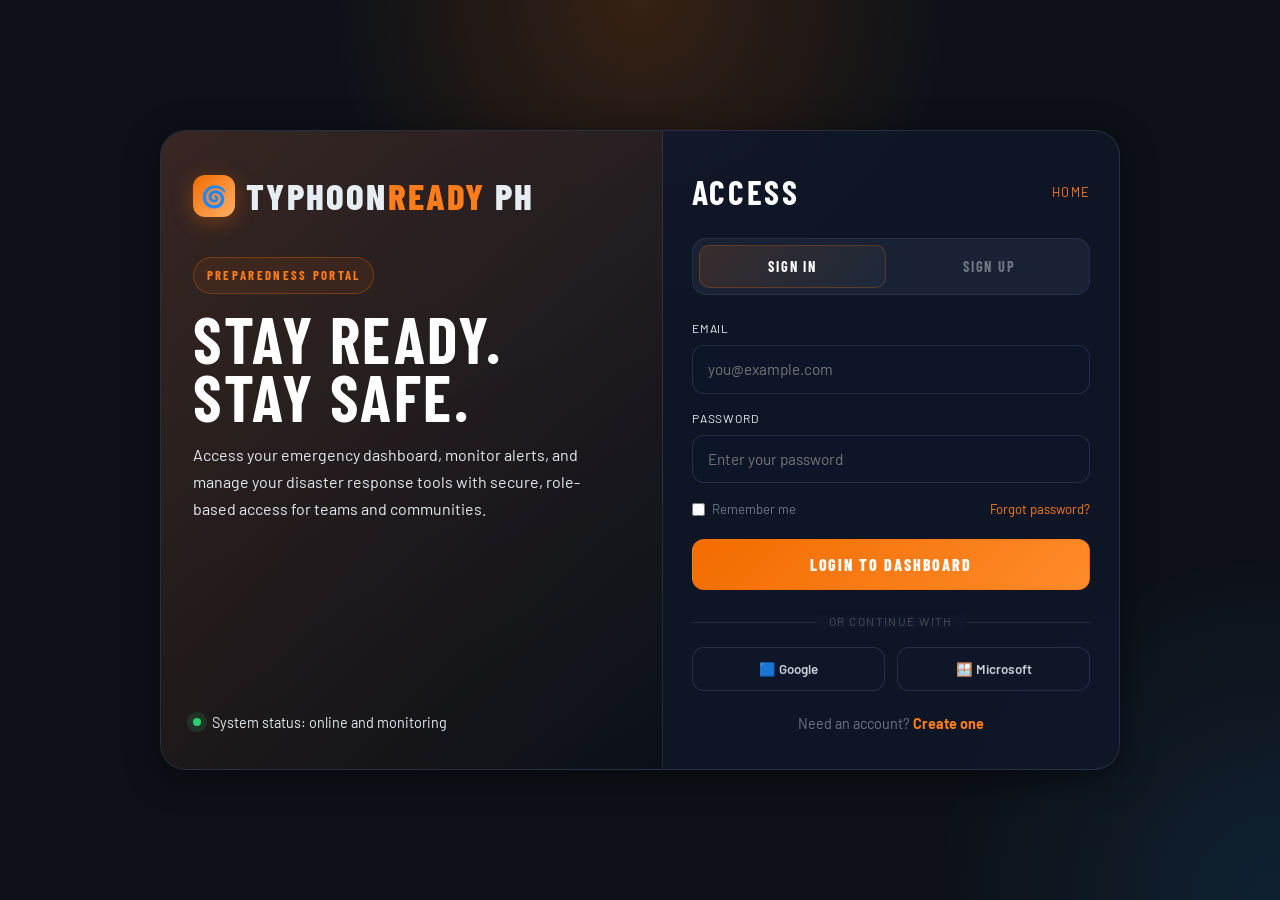
<file: login.html>
<!DOCTYPE html>
<html lang="en">
<head>
  <meta charset="UTF-8" />
  <meta name="viewport" content="width=device-width, initial-scale=1.0" />
  <meta name="description" content="TyphoonReady PH portal sign in and sign up interface." />
  <title>TyphoonReady PH — Portal</title>
  <link rel="stylesheet" href="style.css" />
</head>
<body class="auth-page">
  <div class="auth-shell">
    <aside class="auth-brand" aria-label="TyphoonReady PH introduction">
      <div>
        <div class="auth-brand-mark">
          <div class="auth-brand-icon">🌀</div>
          <div class="auth-brand-name">Typhoon<span>Ready</span> PH</div>
        </div>

        <div class="auth-brand-copy">
          <div class="eyebrow">Preparedness Portal</div>
          <h1>Stay ready.<br />Stay safe.</h1>
          <p>
            Access your emergency dashboard, monitor alerts, and manage your disaster response tools
            with secure, role-based access for teams and communities.
          </p>
        </div>
      </div>

      <div class="auth-brand-foot">
        <span class="dot" aria-hidden="true"></span>
        <span>System status: online and monitoring</span>
      </div>
    </aside>

    <main class="auth-card" aria-label="Authentication panel">
      <div class="auth-topbar">
        <h2 class="auth-title">Access</h2>
        <a href="index.html" class="auth-home-link">Home</a>
      </div>

      <div class="auth-tabs" role="tablist" aria-label="Authentication mode">
        <button class="auth-tab is-active" type="button" data-auth="login" role="tab" aria-selected="true">Sign In</button>
        <button class="auth-tab" type="button" data-auth="signup" role="tab" aria-selected="false">Sign Up</button>
      </div>

      <form class="auth-form is-active" data-auth="login" aria-label="Sign in form">
        <div class="auth-field full">
          <label for="login-email">Email</label>
          <input id="login-email" type="email" placeholder="you@example.com" />
        </div>

        <div class="auth-field full">
          <label for="login-password">Password</label>
          <input id="login-password" type="password" placeholder="Enter your password" />
        </div>

        <div class="auth-row">
          <label class="remember">
            <input type="checkbox" />
            <span>Remember me</span>
          </label>
          <a href="#" class="forgot">Forgot password?</a>
        </div>

        <button type="submit" class="auth-submit">Login to Dashboard</button>
      </form>

      <form class="auth-form" data-auth="signup" aria-label="Sign up form">
        <div class="auth-form-grid">
          <div class="auth-field">
            <label for="signup-name">Full Name</label>
            <input id="signup-name" type="text" placeholder="Juan Dela Cruz" />
          </div>

          <div class="auth-field">
            <label for="signup-role">Role</label>
            <select id="signup-role">
              <option>Admin</option>
              <option>Super</option>
              <option>User</option>
            </select>
          </div>

          <div class="auth-field full">
            <label for="signup-email">Email</label>
            <input id="signup-email" type="email" placeholder="you@example.com" />
          </div>

          <div class="auth-field">
            <label for="signup-password">Password</label>
            <input id="signup-password" type="password" placeholder="Create password" />
          </div>

          <div class="auth-field">
            <label for="signup-confirm">Confirm</label>
            <input id="signup-confirm" type="password" placeholder="Confirm password" />
          </div>
        </div>

        <div class="auth-row" style="margin-top:1rem;">
          <label class="remember">
            <input type="checkbox" />
            <span>I agree to the terms</span>
          </label>
        </div>

        <button type="submit" class="auth-submit">Create Account</button>
      </form>

      <div class="auth-divider"><span>or continue with</span></div>

      <div class="auth-socials">
        <button type="button" class="auth-social">🟦 Google</button>
        <button type="button" class="auth-social">🪟 Microsoft</button>
      </div>

      <div class="auth-footer">
        <span>Need an account?</span>
        <a href="#" class="switch-link" data-target="signup">Create one</a>
      </div>
    </main>
  </div>

  <script src="main.js"></script>
</body>
</html>
</file>
<file: style.css>
@import url('https://fonts.googleapis.com/css2?family=Barlow+Condensed:wght@400;600;700;800;900&family=Barlow:wght@300;400;500;600&display=swap');

:root {
  --slate-900: #0d1117;
  --slate-800: #161b22;
  --slate-700: #21262d;
  --slate-600: #30363d;
  --slate-500: #484f58;
  --slate-400: #6e7681;
  --slate-200: #c9d1d9;
  --slate-100: #e6edf3;
  --white: #ffffff;

  --orange-600: #e05c00;
  --orange-500: #f26c00;
  --orange-400: #ff7c1a;
  --orange-300: #ff9a47;
  --orange-100: #fff0e0;

  --red-600: #c0392b;
  --red-500: #e74c3c;
  --red-400: #ff5a4a;
  --red-100: #ffe8e5;

  --blue-500: #1a7abf;
  --blue-400: #2196f3;
  --blue-300: #64b5f6;
  --blue-100: #e3f2fd;

  --green-500: #27ae60;
  --green-400: #2ecc71;
  --green-100: #e8f8f0;

  --yellow-500: #f39c12;
  --yellow-400: #f1c40f;
  --yellow-100: #fef9e7;

  --font-display: 'Barlow Condensed', sans-serif;
  --font-body: 'Barlow', sans-serif;

  --nav-height: 68px;
  --radius-sm: 4px;
  --radius-md: 8px;
  --radius-lg: 14px;
  --radius-xl: 20px;

  --shadow-sm: 0 1px 4px rgba(0,0,0,0.3);
  --shadow-md: 0 4px 16px rgba(0,0,0,0.4);
  --shadow-lg: 0 8px 32px rgba(0,0,0,0.5);
  --shadow-orange: 0 4px 20px rgba(242,108,0,0.35);

  --transition: 0.22s ease;
}

/* === RESET === */
*, *::before, *::after { box-sizing: border-box; margin: 0; padding: 0; }
html { scroll-behavior: smooth; font-size: 16px; }
body {
  font-family: var(--font-body);
  background: var(--slate-900);
  color: var(--slate-100);
  line-height: 1.6;
  min-height: 100vh;
}
img { max-width: 100%; display: block; }
a { text-decoration: none; color: inherit; }
ul { list-style: none; }
button { cursor: pointer; border: none; background: none; font-family: inherit; }
input, textarea, select { font-family: inherit; }

/* ============================================================
   NAVIGATION
   ============================================================ */
.nav {
  position: fixed;
  top: 0; left: 0; right: 0;
  z-index: 1000;
  height: var(--nav-height);
  background: rgba(13,17,23,0.95);
  backdrop-filter: blur(12px);
  border-bottom: 1px solid var(--slate-700);
  display: flex;
  align-items: center;
  padding: 0 2rem;
}
.nav-inner {
  width: 100%;
  max-width: 1200px;
  margin: 0 auto;
  display: flex;
  align-items: center;
  justify-content: space-between;
}
.nav-brand {
  display: flex;
  align-items: center;
  gap: 0.6rem;
}
.nav-brand-icon {
  width: 36px;
  height: 36px;
  background: var(--orange-500);
  border-radius: var(--radius-md);
  display: flex;
  align-items: center;
  justify-content: center;
  font-size: 1.2rem;
}
.nav-brand-text {
  font-family: var(--font-display);
  font-weight: 800;
  font-size: 1.3rem;
  letter-spacing: 0.5px;
  color: var(--white);
}
.nav-brand-text span { color: var(--orange-400); }

.nav-links {
  display: flex;
  align-items: center;
  gap: 0.4rem;
}
.nav-links a {
  font-family: var(--font-display);
  font-weight: 600;
  font-size: 0.95rem;
  letter-spacing: 0.5px;
  text-transform: uppercase;
  padding: 0.45rem 0.9rem;
  border-radius: var(--radius-sm);
  color: var(--slate-200);
  transition: var(--transition);
}
.nav-links a:hover { color: var(--white); background: var(--slate-700); }
.nav-links a.active { color: var(--orange-400); background: rgba(242,108,0,0.12); }
.nav-links a.nav-cta {
  background: var(--orange-500);
  color: var(--white);
  margin-left: 0.5rem;
}
.nav-links a.nav-cta:hover { background: var(--orange-600); }

.nav-hamburger {
  display: none;
  flex-direction: column;
  gap: 5px;
  padding: 6px;
  border-radius: var(--radius-sm);
  transition: var(--transition);
}
.nav-hamburger span {
  display: block;
  width: 24px;
  height: 2px;
  background: var(--slate-200);
  border-radius: 2px;
  transition: var(--transition);
}
.nav-hamburger:hover span { background: var(--white); }

/* ============================================================
   MOBILE NAV OVERLAY
   ============================================================ */
.mobile-menu {
  display: none;
  position: fixed;
  top: var(--nav-height);
  left: 0; right: 0;
  background: var(--slate-800);
  border-bottom: 1px solid var(--slate-700);
  z-index: 999;
  padding: 1rem;
  flex-direction: column;
  gap: 0.3rem;
}
.mobile-menu.open { display: flex; }
.mobile-menu a {
  font-family: var(--font-display);
  font-weight: 600;
  font-size: 1.05rem;
  text-transform: uppercase;
  letter-spacing: 0.5px;
  padding: 0.7rem 1rem;
  border-radius: var(--radius-md);
  color: var(--slate-200);
  transition: var(--transition);
}
.mobile-menu a:hover, .mobile-menu a.active {
  background: var(--slate-700);
  color: var(--orange-400);
}

/* ============================================================
   AUTH / LOGIN PAGE
   ============================================================ */
.auth-page {
  min-height: 100vh;
  display: flex;
  align-items: center;
  justify-content: center;
  background:
    radial-gradient(circle at top, rgba(242,108,0,0.18), transparent 28%),
    radial-gradient(circle at bottom right, rgba(33,150,243,0.12), transparent 22%),
    var(--slate-900);
  padding: 2rem 1rem;
}

.auth-shell {
  position: relative;
  width: min(100%, 960px);
  min-height: 640px;
  display: grid;
  grid-template-columns: 1.1fr 1fr;
  background: rgba(15, 23, 42, 0.88);
  border: 1px solid rgba(148, 163, 184, 0.18);
  border-radius: 26px;
  overflow: hidden;
  box-shadow: var(--shadow-lg);
}

.auth-brand {
  position: relative;
  background:
    linear-gradient(135deg, rgba(242, 108, 0, 0.18), rgba(13,17,23,0.12)),
    linear-gradient(160deg, rgba(15, 23, 42, 0.96), rgba(10, 16, 24, 1));
  padding: 2.2rem 2rem;
  display: flex;
  flex-direction: column;
  justify-content: space-between;
  border-right: 1px solid rgba(148, 163, 184, 0.1);
}

.auth-brand-mark {
  display: flex;
  align-items: center;
  gap: 0.7rem;
}

.auth-brand-icon {
  width: 42px;
  height: 42px;
  border-radius: 12px;
  display: flex;
  align-items: center;
  justify-content: center;
  background: linear-gradient(135deg, var(--orange-500), #ffb067);
  font-size: 1.3rem;
  box-shadow: var(--shadow-orange);
}

.auth-brand-name {
  font-family: var(--font-display);
  font-size: clamp(1.7rem, 3vw, 2.3rem);
  letter-spacing: 0.06em;
  text-transform: uppercase;
  font-weight: 800;
}

.auth-brand-name span {
  color: var(--orange-400);
}

.auth-brand-copy {
  margin-top: 2rem;
}

.auth-brand-copy .eyebrow {
  display: inline-flex;
  margin-bottom: 1rem;
  padding: 0.45rem 0.8rem;
  border: 1px solid rgba(242,108,0,0.32);
  background: rgba(242,108,0,0.08);
  border-radius: 999px;
  color: var(--orange-400);
  font-family: var(--font-display);
  font-size: 0.8rem;
  font-weight: 700;
  letter-spacing: 0.18em;
  text-transform: uppercase;
}

.auth-brand-copy h1 {
  font-family: var(--font-display);
  font-size: clamp(3rem, 5vw, 4.3rem);
  line-height: 0.9;
  letter-spacing: 0.04em;
  text-transform: uppercase;
  color: var(--white);
}

.auth-brand-copy p {
  margin-top: 1rem;
  max-width: 420px;
  color: var(--slate-300);
  line-height: 1.7;
}

.auth-brand-foot {
  display: flex;
  align-items: center;
  gap: 0.7rem;
  color: var(--slate-300);
  font-size: 0.9rem;
}

.auth-brand-foot .dot {
  width: 8px;
  height: 8px;
  border-radius: 50%;
  background: var(--green-400);
  box-shadow: 0 0 0 6px rgba(46, 204, 113, 0.15);
}

.auth-card {
  padding: 2rem 1.8rem;
  display: flex;
  flex-direction: column;
  justify-content: center;
}

.auth-topbar {
  display: flex;
  align-items: center;
  justify-content: space-between;
  gap: 1rem;
  margin-bottom: 1.2rem;
}

.auth-title {
  font-family: var(--font-display);
  font-size: 2.1rem;
  text-transform: uppercase;
  letter-spacing: 0.08em;
  color: var(--white);
}

.auth-home-link {
  color: var(--orange-400);
  font-size: 0.8rem;
  text-transform: uppercase;
  letter-spacing: 0.1em;
}

.auth-tabs {
  display: grid;
  grid-template-columns: repeat(2, 1fr);
  gap: 0.6rem;
  padding: 0.4rem;
  background: rgba(30, 41, 59, 0.7);
  border: 1px solid rgba(148, 163, 184, 0.1);
  border-radius: 14px;
  margin-bottom: 1.5rem;
}

.auth-tab {
  padding: 0.8rem 1rem;
  background: transparent;
  color: var(--slate-400);
  border-radius: 10px;
  font-family: var(--font-display);
  font-size: 0.9rem;
  font-weight: 700;
  letter-spacing: 0.12em;
  text-transform: uppercase;
  transition: var(--transition);
}

.auth-tab.is-active {
  background: linear-gradient(135deg, rgba(242,108,0,0.14), rgba(30,41,59,0.9));
  color: var(--white);
  box-shadow: inset 0 0 0 1px rgba(242,108,0,0.25);
}

.auth-form {
  display: none;
}

.auth-form.is-active {
  display: block;
}

.auth-form-grid {
  display: grid;
  grid-template-columns: repeat(2, minmax(0, 1fr));
  gap: 0.9rem;
}

.auth-field {
  margin-bottom: 0.95rem;
}

.auth-field.full {
  grid-column: 1 / -1;
}

.auth-field label {
  display: block;
  margin-bottom: 0.4rem;
  color: var(--slate-300);
  font-size: 0.75rem;
  letter-spacing: 0.08em;
  text-transform: uppercase;
}

.auth-field input,
.auth-field select {
  width: 100%;
  padding: 0.9rem 0.95rem;
  border-radius: 12px;
  border: 1px solid rgba(148, 163, 184, 0.18);
  background: rgba(15, 23, 42, 0.72);
  color: var(--white);
  font-size: 0.96rem;
  transition: var(--transition);
}

.auth-field input:focus,
.auth-field select:focus {
  outline: none;
  border-color: rgba(242,108,0,0.7);
  box-shadow: 0 0 0 4px rgba(242,108,0,0.12);
}

.auth-row {
  display: flex;
  align-items: center;
  justify-content: space-between;
  gap: 1rem;
  margin-top: 0.7rem;
  margin-bottom: 1.2rem;
  color: var(--slate-400);
  font-size: 0.82rem;
}

.remember {
  display: inline-flex;
  align-items: center;
  gap: 0.45rem;
}

.remember input {
  accent-color: var(--orange-500);
}

.forgot {
  color: var(--orange-400);
}

.auth-submit {
  width: 100%;
  padding: 0.95rem 1rem;
  border-radius: 12px;
  border: 1px solid rgba(242,108,0,0.3);
  background: linear-gradient(135deg, var(--orange-500), #ff8b2a);
  color: var(--white);
  font-family: var(--font-display);
  font-size: 1rem;
  font-weight: 800;
  letter-spacing: 0.12em;
  text-transform: uppercase;
  transition: transform 0.2s ease, box-shadow 0.2s ease;
}

.auth-submit:hover {
  transform: translateY(-1px);
  box-shadow: 0 12px 24px rgba(242,108,0,0.25);
}

.auth-divider {
  position: relative;
  margin: 1.4rem 0 1rem;
  text-align: center;
  color: var(--slate-500);
  font-size: 0.74rem;
  text-transform: uppercase;
  letter-spacing: 0.12em;
}

.auth-divider::before {
  content: "";
  position: absolute;
  left: 0;
  right: 0;
  top: 50%;
  height: 1px;
  background: rgba(148, 163, 184, 0.15);
}

.auth-divider span {
  position: relative;
  padding: 0 0.8rem;
  background: rgba(15, 23, 42, 0.88);
}

.auth-socials {
  display: grid;
  grid-template-columns: repeat(2, minmax(0, 1fr));
  gap: 0.8rem;
}

.auth-social {
  display: flex;
  align-items: center;
  justify-content: center;
  gap: 0.5rem;
  padding: 0.8rem 0.9rem;
  border-radius: 12px;
  border: 1px solid rgba(148, 163, 184, 0.18);
  background: rgba(15, 23, 42, 0.5);
  color: var(--slate-200);
  font-weight: 600;
}

.auth-footer {
  margin-top: 1.3rem;
  text-align: center;
  color: var(--slate-400);
  font-size: 0.9rem;
}

.switch-link {
  color: var(--orange-400);
  font-weight: 700;
}

@media (max-width: 860px) {
  .auth-shell {
    grid-template-columns: 1fr;
  }

  .auth-brand {
    min-height: 300px;
    border-right: none;
    border-bottom: 1px solid rgba(148, 163, 184, 0.1);
  }
}

@media (max-width: 520px) {
  .auth-form-grid,
  .auth-socials {
    grid-template-columns: 1fr;
  }

  .auth-card {
    padding: 1.5rem 1rem;
  }

  .auth-brand {
    padding: 1.5rem 1rem;
  }
}

/* ============================================================
   PAGE WRAPPER
   ============================================================ */
.page-wrap {
  padding-top: var(--nav-height);
  min-height: 100vh;
}

/* ============================================================
   HERO — INDEX
   ============================================================ */
.hero {
  position: relative;
  min-height: calc(100vh - var(--nav-height));
  display: flex;
  align-items: center;
  overflow: hidden;
  background: var(--slate-900);
}
.hero-bg {
  position: absolute;
  inset: 0;
  background:
    radial-gradient(ellipse 80% 60% at 60% 20%, rgba(242,108,0,0.12) 0%, transparent 60%),
    radial-gradient(ellipse 60% 80% at 20% 80%, rgba(26,122,191,0.1) 0%, transparent 60%),
    repeating-linear-gradient(
      0deg,
      transparent,
      transparent 39px,
      rgba(255,255,255,0.02) 39px,
      rgba(255,255,255,0.02) 40px
    ),
    repeating-linear-gradient(
      90deg,
      transparent,
      transparent 39px,
      rgba(255,255,255,0.02) 39px,
      rgba(255,255,255,0.02) 40px
    );
}
.hero-content {
  position: relative;
  z-index: 1;
  max-width: 1200px;
  margin: 0 auto;
  padding: 4rem 2rem;
  display: grid;
  grid-template-columns: 1fr 1fr;
  gap: 4rem;
  align-items: center;
}
.hero-eyebrow {
  display: inline-flex;
  align-items: center;
  gap: 0.5rem;
  font-family: var(--font-display);
  font-size: 0.85rem;
  font-weight: 700;
  letter-spacing: 2px;
  text-transform: uppercase;
  color: var(--orange-400);
  background: rgba(242,108,0,0.1);
  border: 1px solid rgba(242,108,0,0.25);
  padding: 0.35rem 0.85rem;
  border-radius: 100px;
  margin-bottom: 1.2rem;
}
.hero-title {
  font-family: var(--font-display);
  font-weight: 900;
  font-size: clamp(3rem, 6vw, 5.5rem);
  line-height: 0.95;
  text-transform: uppercase;
  color: var(--white);
  margin-bottom: 1.4rem;
}
.hero-title .accent { color: var(--orange-400); }
.hero-title .block-text {
  display: block;
}
.hero-desc {
  font-size: 1.05rem;
  color: var(--slate-200);
  line-height: 1.7;
  margin-bottom: 2rem;
  max-width: 480px;
}
.hero-actions {
  display: flex;
  gap: 1rem;
  flex-wrap: wrap;
}
.hero-stats {
  display: grid;
  grid-template-columns: 1fr 1fr;
  gap: 1rem;
  margin-top: 2.5rem;
}
.hero-stat-card {
  background: var(--slate-800);
  border: 1px solid var(--slate-700);
  border-radius: var(--radius-lg);
  padding: 1.2rem 1.4rem;
  transition: var(--transition);
}
.hero-stat-card:hover {
  border-color: var(--orange-500);
  transform: translateY(-2px);
}
.hero-stat-num {
  font-family: var(--font-display);
  font-size: 2.2rem;
  font-weight: 900;
  color: var(--orange-400);
  line-height: 1;
  margin-bottom: 0.3rem;
}
.hero-stat-label {
  font-size: 0.8rem;
  color: var(--slate-400);
  text-transform: uppercase;
  letter-spacing: 0.5px;
  font-weight: 500;
}

/* Warning Indicator Cards */
.warning-section {
  background: var(--slate-800);
  border-radius: var(--radius-xl);
  padding: 1.8rem;
  border: 1px solid var(--slate-700);
}
.warning-section-title {
  font-family: var(--font-display);
  font-weight: 700;
  font-size: 1rem;
  text-transform: uppercase;
  letter-spacing: 1px;
  color: var(--slate-400);
  margin-bottom: 1rem;
}
.warning-cards {
  display: flex;
  flex-direction: column;
  gap: 0.75rem;
}
.warning-card {
  display: flex;
  align-items: center;
  gap: 0.85rem;
  padding: 0.85rem 1rem;
  border-radius: var(--radius-md);
  background: var(--slate-700);
  border-left: 4px solid transparent;
  transition: var(--transition);
}
.warning-card:hover { transform: translateX(3px); }
.warning-card.level-1 { border-left-color: var(--green-400); }
.warning-card.level-2 { border-left-color: var(--yellow-400); }
.warning-card.level-3 { border-left-color: var(--orange-400); }
.warning-card.level-4 { border-left-color: var(--red-500); }
.warning-icon {
  width: 34px;
  height: 34px;
  border-radius: var(--radius-sm);
  display: flex;
  align-items: center;
  justify-content: center;
  font-size: 1rem;
  flex-shrink: 0;
}
.warning-card.level-1 .warning-icon { background: rgba(46,204,113,0.15); }
.warning-card.level-2 .warning-icon { background: rgba(241,196,15,0.15); }
.warning-card.level-3 .warning-icon { background: rgba(255,122,26,0.15); }
.warning-card.level-4 .warning-icon { background: rgba(231,76,60,0.15); }
.warning-info { flex: 1; }
.warning-name {
  font-family: var(--font-display);
  font-weight: 700;
  font-size: 0.95rem;
  color: var(--white);
  letter-spacing: 0.3px;
}
.warning-region {
  font-size: 0.78rem;
  color: var(--slate-400);
  margin-top: 0.1rem;
}
.warning-badge {
  font-family: var(--font-display);
  font-size: 0.72rem;
  font-weight: 700;
  text-transform: uppercase;
  letter-spacing: 0.8px;
  padding: 0.22rem 0.6rem;
  border-radius: 100px;
}
.warning-card.level-1 .warning-badge { background: rgba(46,204,113,0.15); color: var(--green-400); }
.warning-card.level-2 .warning-badge { background: rgba(241,196,15,0.15); color: var(--yellow-400); }
.warning-card.level-3 .warning-badge { background: rgba(255,122,26,0.2); color: var(--orange-300); }
.warning-card.level-4 .warning-badge { background: rgba(231,76,60,0.2); color: var(--red-400); }

.flood-checker-section {
  padding: 4rem 2rem;
  background: var(--slate-800);
  border-top: 1px solid var(--slate-700);
  border-bottom: 1px solid var(--slate-700);
}
.flood-checker-inner {
  max-width: 800px;
  margin: 0 auto;
  text-align: center;
}
.flood-checker-title {
  font-family: var(--font-display);
  font-weight: 800;
  font-size: 2rem;
  text-transform: uppercase;
  color: var(--white);
  margin-bottom: 0.5rem;
}
.flood-checker-desc {
  color: var(--slate-400);
  margin-bottom: 2rem;
  font-size: 0.95rem;
}
.flood-checker-row {
  display: flex;
  gap: 1rem;
  justify-content: center;
  flex-wrap: wrap;
  margin-bottom: 1.5rem;
}
.flood-checker-result {
  background: var(--slate-700);
  border-radius: var(--radius-lg);
  padding: 1.5rem;
  display: none;
  text-align: left;
  border: 1px solid var(--slate-600);
  animation: fadeSlideIn 0.3s ease;
}
.flood-checker-result.show { display: block; }
.flood-result-header {
  display: flex;
  align-items: center;
  gap: 0.75rem;
  margin-bottom: 1rem;
}
.flood-result-icon {
  width: 42px;
  height: 42px;
  border-radius: var(--radius-md);
  display: flex;
  align-items: center;
  justify-content: center;
  font-size: 1.3rem;
  flex-shrink: 0;
}
.flood-result-icon.risk-low { background: rgba(46,204,113,0.15); }
.flood-result-icon.risk-med { background: rgba(241,196,15,0.15); }
.flood-result-icon.risk-high { background: rgba(231,76,60,0.2); }
.flood-result-location {
  font-family: var(--font-display);
  font-weight: 800;
  font-size: 1.3rem;
  color: var(--white);
}
.flood-result-risk {
  font-size: 0.8rem;
  text-transform: uppercase;
  letter-spacing: 1px;
  font-weight: 600;
}
.risk-low .flood-result-risk { color: var(--green-400); }
.risk-med .flood-result-risk { color: var(--yellow-400); }
.risk-high .flood-result-risk { color: var(--red-400); }
.flood-result-details {
  font-size: 0.92rem;
  color: var(--slate-200);
  line-height: 1.6;
  margin-bottom: 1rem;
}
.flood-result-tips {
  display: flex;
  flex-direction: column;
  gap: 0.4rem;
}
.flood-tip {
  display: flex;
  align-items: flex-start;
  gap: 0.5rem;
  font-size: 0.88rem;
  color: var(--slate-200);
}
.flood-tip-icon { color: var(--orange-400); flex-shrink: 0; margin-top: 0.1rem; }

/* ============================================================
   BUTTONS
   ============================================================ */
.btn {
  display: inline-flex;
  align-items: center;
  gap: 0.5rem;
  font-family: var(--font-display);
  font-weight: 700;
  font-size: 0.95rem;
  letter-spacing: 0.5px;
  text-transform: uppercase;
  padding: 0.75rem 1.6rem;
  border-radius: var(--radius-md);
  border: 2px solid transparent;
  transition: var(--transition);
  cursor: pointer;
  text-decoration: none;
}
.btn-primary {
  background: var(--orange-500);
  color: var(--white);
  box-shadow: var(--shadow-orange);
}
.btn-primary:hover {
  background: var(--orange-600);
  transform: translateY(-2px);
  box-shadow: 0 6px 24px rgba(242,108,0,0.45);
}
.btn-outline {
  border-color: var(--slate-600);
  color: var(--slate-200);
}
.btn-outline:hover {
  border-color: var(--orange-400);
  color: var(--orange-400);
  background: rgba(242,108,0,0.06);
}
.btn-danger {
  background: var(--red-500);
  color: var(--white);
}
.btn-danger:hover { background: var(--red-600); transform: translateY(-2px); }
.btn-ghost {
  color: var(--orange-400);
  border-color: rgba(242,108,0,0.3);
}
.btn-ghost:hover {
  background: rgba(242,108,0,0.1);
  border-color: var(--orange-400);
}
.btn-lg {
  font-size: 1.05rem;
  padding: 0.9rem 2rem;
}
.btn-sm {
  font-size: 0.82rem;
  padding: 0.5rem 1rem;
}
.btn-full { width: 100%; justify-content: center; }

/* ============================================================
   FORM CONTROLS
   ============================================================ */
.form-group { display: flex; flex-direction: column; gap: 0.4rem; }
.form-label {
  font-family: var(--font-display);
  font-weight: 600;
  font-size: 0.85rem;
  text-transform: uppercase;
  letter-spacing: 0.5px;
  color: var(--slate-400);
}
.form-control {
  background: var(--slate-800);
  border: 1px solid var(--slate-600);
  color: var(--white);
  padding: 0.7rem 1rem;
  border-radius: var(--radius-md);
  font-size: 0.95rem;
  transition: var(--transition);
  width: 100%;
  outline: none;
}
.form-control:focus {
  border-color: var(--orange-400);
  box-shadow: 0 0 0 3px rgba(242,108,0,0.15);
}
.form-control::placeholder { color: var(--slate-500); }
select.form-control {
  -webkit-appearance: none;
  appearance: none;
  background-image: url("data:image/svg+xml,%3Csvg xmlns='http://www.w3.org/2000/svg' width='12' height='8' viewBox='0 0 12 8'%3E%3Cpath fill='%236e7681' d='M6 8L0 0h12z'/%3E%3C/svg%3E");
  background-repeat: no-repeat;
  background-position: right 0.9rem center;
  padding-right: 2.4rem;
}
textarea.form-control {
  resize: vertical;
  min-height: 100px;
}

/* ============================================================
   SECTION LAYOUT
   ============================================================ */
.section {
  padding: 5rem 2rem;
}
.section-inner {
  max-width: 1200px;
  margin: 0 auto;
}
.section-header {
  text-align: center;
  margin-bottom: 3.5rem;
}
.section-eyebrow {
  display: inline-flex;
  align-items: center;
  gap: 0.4rem;
  font-family: var(--font-display);
  font-size: 0.8rem;
  font-weight: 700;
  letter-spacing: 2px;
  text-transform: uppercase;
  color: var(--orange-400);
  margin-bottom: 0.8rem;
}
.section-title {
  font-family: var(--font-display);
  font-weight: 800;
  font-size: clamp(2rem, 4vw, 3rem);
  text-transform: uppercase;
  color: var(--white);
  line-height: 1.05;
}
.section-title .accent { color: var(--orange-400); }
.section-subtitle {
  color: var(--slate-400);
  font-size: 1rem;
  margin-top: 0.75rem;
  max-width: 560px;
  margin-left: auto;
  margin-right: auto;
}

/* ============================================================
   CARDS
   ============================================================ */
.card {
  background: var(--slate-800);
  border: 1px solid var(--slate-700);
  border-radius: var(--radius-lg);
  padding: 1.8rem;
  transition: var(--transition);
}
.card:hover {
  border-color: var(--slate-600);
  transform: translateY(-3px);
  box-shadow: var(--shadow-lg);
}
.card-icon {
  width: 48px;
  height: 48px;
  background: rgba(242,108,0,0.12);
  border-radius: var(--radius-md);
  display: flex;
  align-items: center;
  justify-content: center;
  font-size: 1.4rem;
  margin-bottom: 1.2rem;
}
.card-title {
  font-family: var(--font-display);
  font-weight: 700;
  font-size: 1.1rem;
  color: var(--white);
  margin-bottom: 0.5rem;
  text-transform: uppercase;
  letter-spacing: 0.3px;
}
.card-text {
  font-size: 0.9rem;
  color: var(--slate-400);
  line-height: 1.65;
}

.cards-3 { display: grid; grid-template-columns: repeat(3,1fr); gap: 1.5rem; }
.cards-4 { display: grid; grid-template-columns: repeat(4,1fr); gap: 1.2rem; }
.cards-2 { display: grid; grid-template-columns: repeat(2,1fr); gap: 1.5rem; }

/* ============================================================
   MULTI-LEVEL SERVER UI
   ============================================================ */
.role-ui-section {
  background: linear-gradient(180deg, rgba(15, 23, 42, 0.35), rgba(2, 6, 23, 0.85));
}

.role-dashboard {
  display: grid;
  grid-template-columns: 300px minmax(0, 1fr);
  gap: 1.5rem;
  align-items: stretch;
}

.role-sidebar,
.role-panel {
  background: rgba(15, 23, 42, 0.92);
  border: 1px solid rgba(148, 163, 184, 0.2);
  border-radius: 24px;
  box-shadow: var(--shadow-lg);
}

.role-sidebar {
  padding: 1.5rem;
}

.profile-summary {
  display: flex;
  align-items: center;
  gap: 0.9rem;
  padding-bottom: 1.4rem;
  border-bottom: 1px solid rgba(148, 163, 184, 0.18);
}

.profile-avatar {
  width: 52px;
  height: 52px;
  border-radius: 16px;
  display: flex;
  align-items: center;
  justify-content: center;
  font-weight: 800;
  color: var(--white);
  background: linear-gradient(135deg, var(--orange-500), #ffb067);
  box-shadow: var(--shadow-orange);
}

.profile-name {
  font-family: var(--font-display);
  font-size: 1.2rem;
  font-weight: 800;
  letter-spacing: 0.04em;
  text-transform: uppercase;
}

.profile-subtitle {
  color: var(--slate-400);
  font-size: 0.82rem;
  letter-spacing: 0.05em;
  text-transform: uppercase;
}

.role-switcher {
  display: grid;
  gap: 0.75rem;
  margin-top: 1.4rem;
}

.role-btn {
  width: 100%;
  display: flex;
  align-items: center;
  gap: 0.75rem;
  border: 1px solid rgba(148, 163, 184, 0.18);
  border-radius: 14px;
  background: rgba(30, 41, 59, 0.8);
  padding: 0.9rem 1rem;
  color: var(--slate-200);
  font-family: var(--font-display);
  font-size: 1rem;
  font-weight: 700;
  letter-spacing: 0.08em;
  text-transform: uppercase;
  text-align: left;
  transition: var(--transition);
}

.role-btn:hover,
.role-btn.is-active {
  transform: translateX(4px);
  border-color: rgba(255, 124, 26, 0.5);
  background: linear-gradient(135deg, rgba(242, 108, 0, 0.12), rgba(30, 41, 59, 0.9));
}

.role-icon {
  width: 32px;
  height: 32px;
  display: inline-flex;
  align-items: center;
  justify-content: center;
  border-radius: 10px;
  background: rgba(255, 255, 255, 0.06);
}

.role-dot {
  margin-left: auto;
  width: 10px;
  height: 10px;
  border-radius: 50%;
  background: rgba(148, 163, 184, 0.6);
  box-shadow: 0 0 0 5px rgba(148, 163, 184, 0.08);
}

.role-btn.is-active .role-dot {
  background: var(--orange-400);
  box-shadow: 0 0 0 5px rgba(242, 108, 0, 0.15);
}

.role-brief {
  margin-top: 1.4rem;
  padding: 1rem 1rem 0;
  border-top: 1px solid rgba(148, 163, 184, 0.18);
}

.brief-label {
  font-size: 0.72rem;
  color: var(--slate-400);
  letter-spacing: 0.12em;
  text-transform: uppercase;
}

.brief-value {
  margin-top: 0.4rem;
  font-size: 1.05rem;
  font-weight: 700;
  color: var(--white);
}

.role-panel {
  padding: 1.6rem;
}

.panel-header {
  display: flex;
  align-items: flex-start;
  justify-content: space-between;
  gap: 1rem;
  margin-bottom: 1rem;
}

.panel-kicker {
  font-size: 0.72rem;
  color: var(--orange-400);
  letter-spacing: 0.12em;
  text-transform: uppercase;
}

.role-panel h3 {
  margin-top: 0.35rem;
  font-family: var(--font-display);
  font-size: clamp(2rem, 3vw, 2.7rem);
  line-height: 1;
  text-transform: uppercase;
  color: var(--white);
}

.status-pill {
  display: inline-flex;
  align-items: center;
  justify-content: center;
  padding: 0.45rem 0.8rem;
  border-radius: 999px;
  border: 1px solid rgba(46, 204, 113, 0.46);
  background: rgba(46, 204, 113, 0.12);
  color: var(--green-400);
  font-size: 0.7rem;
  font-weight: 700;
  letter-spacing: 0.08em;
  text-transform: uppercase;
}

.role-description {
  color: var(--slate-300);
  font-size: 1rem;
  line-height: 1.7;
  margin-bottom: 1.5rem;
}

.metrics-grid {
  display: grid;
  grid-template-columns: repeat(3, minmax(0, 1fr));
  gap: 1rem;
  margin-bottom: 1.6rem;
}

.metric-card {
  background: rgba(15, 118, 110, 0.08);
  border: 1px solid rgba(148, 163, 184, 0.14);
  border-radius: 16px;
  padding: 1rem 1rem 0.9rem;
}

.metric-label {
  display: block;
  color: var(--slate-400);
  font-size: 0.72rem;
  letter-spacing: 0.08em;
  text-transform: uppercase;
}

.metric-value {
  display: block;
  margin-top: 0.55rem;
  font: 800 1.7rem/1 var(--font-display);
  color: var(--white);
}

.permission-section {
  background: rgba(15, 23, 42, 0.8);
  border: 1px solid rgba(148, 163, 184, 0.14);
  border-radius: 18px;
  padding: 1rem 1rem 0.8rem;
}

.permission-header {
  display: flex;
  align-items: center;
  justify-content: space-between;
  margin-bottom: 0.9rem;
  font-family: var(--font-display);
  font-size: 1rem;
  font-weight: 700;
  text-transform: uppercase;
  color: var(--white);
  letter-spacing: 0.08em;
}

.permission-count {
  color: var(--orange-400);
  font-size: 0.72rem;
}

.permissions-list {
  display: grid;
  gap: 0.7rem;
}

.permission-item {
  display: flex;
  align-items: center;
  justify-content: space-between;
  gap: 0.8rem;
  background: rgba(30, 41, 59, 0.75);
  border: 1px solid rgba(148, 163, 184, 0.08);
  border-radius: 12px;
  padding: 0.8rem 0.9rem;
  color: var(--slate-200);
}

.permission-item span:first-child {
  display: inline-flex;
  align-items: center;
  gap: 0.55rem;
}

.permission-item::before {
  content: '✓';
  width: 22px;
  height: 22px;
  display: inline-flex;
  align-items: center;
  justify-content: center;
  border-radius: 8px;
  background: rgba(46, 204, 113, 0.12);
  color: var(--green-400);
  font-weight: 700;
}

.permission-status {
  display: inline-flex;
  align-items: center;
  justify-content: center;
  min-width: 78px;
  padding: 0.25rem 0.6rem;
  border-radius: 999px;
  font-size: 0.68rem;
  font-weight: 700;
  letter-spacing: 0.08em;
  text-transform: uppercase;
}

.permission-status.granted {
  background: rgba(46, 204, 113, 0.12);
  color: var(--green-400);
}

.permission-status.limited {
  background: rgba(241, 196, 15, 0.12);
  color: var(--yellow-400);
}

.permission-status.blocked {
  background: rgba(231, 76, 60, 0.12);
  color: var(--red-400);
}

@media (max-width: 768px) {
  .role-dashboard {
    grid-template-columns: 1fr;
  }

  .metrics-grid {
    grid-template-columns: 1fr;
  }
}

/* ============================================================
   PROGRESS BAR
   ============================================================ */
.progress-wrap {
  background: var(--slate-700);
  border-radius: 100px;
  overflow: hidden;
  height: 12px;
}
.progress-bar {
  height: 100%;
  border-radius: 100px;
  background: linear-gradient(90deg, var(--orange-600), var(--orange-400));
  transition: width 0.5s ease;
  position: relative;
}
.progress-bar::after {
  content: '';
  position: absolute;
  top: 0; left: 0; right: 0; bottom: 0;
  background: linear-gradient(90deg, transparent, rgba(255,255,255,0.2), transparent);
  animation: shimmer 1.5s infinite;
}
.progress-label {
  display: flex;
  justify-content: space-between;
  align-items: center;
  margin-bottom: 0.5rem;
}
.progress-text {
  font-family: var(--font-display);
  font-size: 0.85rem;
  font-weight: 700;
  text-transform: uppercase;
  letter-spacing: 0.5px;
  color: var(--slate-400);
}
.progress-percent {
  font-family: var(--font-display);
  font-size: 1.1rem;
  font-weight: 900;
  color: var(--orange-400);
}

/* ============================================================
   TOOL PANELS — FEATURES PAGE (PREMIUM CORE REVISION)
   ============================================================ */
:root {
  
  --glow-gobag: rgba(239, 68, 68, 0.15);
  --glow-flood: rgba(14, 165, 233, 0.15);    
  --glow-evac: rgba(249, 115, 22, 0.15);    
  --glow-sitrep: rgba(34, 197, 94, 0.15);    
  --panel-bg-gradient: linear-gradient(145deg, #1e293b, #0f172a);
}

.tools-section { padding: 3rem 2rem 5rem; background: #020617; }
.tools-inner { max-width: 1100px; margin: 0 auto; }

/* Global Tool Card Container Upgrade */
.tool-panel {
  background: var(--panel-bg-gradient) !important;
  border: 1px solid rgba(71, 85, 105, 0.3) !important;
  border-radius: 16px !important;
  padding: 2.2rem !important;
  margin-bottom: 2.5rem !important;
  position: relative;
  overflow: hidden;
  transition: transform 0.4s cubic-bezier(0.16, 1, 0.3, 1), 
              box-shadow 0.4s cubic-bezier(0.16, 1, 0.3, 1), 
              border-color 0.4s ease;
  box-shadow: 0 10px 30px -10px rgba(2, 6, 23, 0.7);
}

/* Base Ambient Radial Halo Underlays */
.tool-panel::before {
  content: '';
  position: absolute;
  top: -50px;
  right: -50px;
  width: 180px;
  height: 180px;
  border-radius: 50%;
  filter: blur(80px);
  opacity: 0.3;
  pointer-events: none;
  transition: opacity 0.4s ease;
}

.tool-panel:hover {
  transform: translateY(-4px);
  border-color: rgba(148, 163, 184, 0.4) !important;
}


#tool-gobag::before { background: var(--glow-gobag); }
#tool-gobag:hover { box-shadow: 0 20px 40px -15px rgba(239, 68, 68, 0.12), 0 0 0 1px rgba(239, 68, 68, 0.2); }
#tool-gobag .tool-num { border-bottom: 2px solid #ef4444; }

#tool-flood::before { background: var(--glow-flood); }
#tool-flood:hover { box-shadow: 0 20px 40px -15px rgba(14, 165, 233, 0.12), 0 0 0 1px rgba(14, 165, 233, 0.2); }
#tool-flood .tool-num { border-bottom: 2px solid #0ea5e9; }

#tool-evac::before { background: var(--glow-evac); }
#tool-evac:hover { box-shadow: 0 20px 40px -15px rgba(249, 115, 22, 0.12), 0 0 0 1px rgba(249, 115, 22, 0.2); }
#tool-evac .tool-num { border-bottom: 2px solid #f97316; }

#tool-sitrep::before { background: var(--glow-sitrep); }
#tool-sitrep:hover { box-shadow: 0 20px 40px -15px rgba(34, 197, 94, 0.12), 0 0 0 1px rgba(34, 197, 94, 0.2); }
#tool-sitrep .tool-num { border-bottom: 2px solid #22c55e; }


.tool-header {
  display: flex;
  align-items: center;
  gap: 1.5rem;
  margin-bottom: 2rem;
  padding-bottom: 1.5rem;
  border-bottom: 1px solid rgba(51, 65, 85, 0.4);
  position: relative;
}

.tool-num {
  font-family: var(--font-display);
  font-size: 2.8rem !important;
  font-weight: 900;
  color: var(--slate-600) !important;
  opacity: 0.15 !important;
  line-height: 1;
  flex-shrink: 0;
  padding-bottom: 0.1rem;
}

.tool-eyebrow {
  font-family: var(--font-display);
  font-size: 0.75rem;
  font-weight: 700;
  text-transform: uppercase;
  letter-spacing: 2px;
  color: var(--slate-400);
  margin-bottom: 0.2rem;
}

.tool-title {
  font-family: var(--font-display);
  font-weight: 800;
  font-size: 1.6rem;
  text-transform: uppercase;
  color: var(--white);
}



/* TOOL 1 — Go-Bag Checklist */
.checklist-grid {
  display: grid;
  grid-template-columns: repeat(2,1fr);
  gap: 0.6rem;
  margin-bottom: 1.8rem;
}
.checklist-item {
  display: flex;
  align-items: center;
  gap: 0.75rem;
  background: var(--slate-700);
  border: 1px solid var(--slate-600);
  border-radius: var(--radius-md);
  padding: 0.7rem 1rem;
  cursor: pointer;
  transition: var(--transition);
  user-select: none;
}
.checklist-item:hover { border-color: var(--slate-500); background: var(--slate-600); }
.checklist-item.checked {
  border-color: var(--orange-500);
  background: rgba(242,108,0,0.08);
}
.check-box {
  width: 20px;
  height: 20px;
  border: 2px solid var(--slate-500);
  border-radius: 4px;
  display: flex;
  align-items: center;
  justify-content: center;
  flex-shrink: 0;
  transition: var(--transition);
  font-size: 0.7rem;
  color: transparent;
}
.checklist-item.checked .check-box {
  background: var(--orange-500);
  border-color: var(--orange-500);
  color: var(--white);
}
.check-item-icon { font-size: 1.1rem; }
.check-item-name {
  font-size: 0.9rem;
  color: var(--slate-200);
  font-weight: 500;
}
.checklist-item.checked .check-item-name {
  color: var(--white);
  font-weight: 600;
}
.readiness-status {
  font-family: var(--font-display);
  font-weight: 700;
  font-size: 0.95rem;
  text-transform: uppercase;
  letter-spacing: 0.5px;
  margin-top: 0.75rem;
  padding: 0.6rem 1rem;
  border-radius: var(--radius-md);
  background: var(--slate-700);
  text-align: center;
  color: var(--slate-400);
  transition: var(--transition);
}

/* TOOL 2 — Flood Height Simulator */
.flood-sim-layout { display: grid; grid-template-columns: 1fr 1fr; gap: 2rem; align-items: center; }
.flood-sim-controls {}
.flood-depth-display {
  font-family: var(--font-display);
  font-size: 4rem;
  font-weight: 900;
  line-height: 1;
  margin-bottom: 0.3rem;
}
.flood-depth-unit { font-size: 1.8rem; color: var(--slate-400); }
.flood-depth-label { font-size: 0.85rem; color: var(--slate-400); text-transform: uppercase; letter-spacing: 0.5px; margin-bottom: 1.5rem; }
.depth-slider {
  -webkit-appearance: none;
  appearance: none;
  width: 100%;
  height: 8px;
  border-radius: 100px;
  background: var(--slate-600);
  outline: none;
  margin-bottom: 1.5rem;
}
.depth-slider::-webkit-slider-thumb {
  -webkit-appearance: none;
  appearance: none;
  width: 24px;
  height: 24px;
  border-radius: 50%;
  background: var(--orange-400);
  cursor: pointer;
  box-shadow: 0 0 0 4px rgba(242,108,0,0.2);
  transition: var(--transition);
}
.depth-slider::-webkit-slider-thumb:hover { box-shadow: 0 0 0 6px rgba(242,108,0,0.3); }
.flood-vehicle {
  background: var(--slate-700);
  border-radius: var(--radius-lg);
  padding: 1.5rem;
  text-align: center;
  position: relative;
  overflow: hidden;
  min-height: 200px;
  display: flex;
  flex-direction: column;
  align-items: center;
  justify-content: center;
}
.flood-water-fill {
  position: absolute;
  bottom: 0; left: 0; right: 0;
  background: rgba(33,150,243,0.35);
  border-top: 2px solid rgba(33,150,243,0.6);
  transition: height 0.5s ease;
}
.flood-vehicle-icon {
  font-size: 3.5rem;
  position: relative;
  z-index: 1;
  transition: var(--transition);
}
.flood-status-box {
  position: relative;
  z-index: 1;
  margin-top: 0.8rem;
  font-family: var(--font-display);
  font-weight: 700;
  font-size: 1rem;
  text-transform: uppercase;
  letter-spacing: 0.5px;
}
.flood-warning-msg {
  background: var(--slate-700);
  border-radius: var(--radius-md);
  padding: 1rem 1.2rem;
  font-size: 0.9rem;
  color: var(--slate-200);
  line-height: 1.5;
  border-left: 4px solid transparent;
  transition: var(--transition);
}

/* TOOL 3 — Evacuation Center Finder */
.evac-finder-top { display: flex; gap: 1rem; flex-wrap: wrap; align-items: flex-end; margin-bottom: 1.5rem; }
.evac-results { display: flex; flex-direction: column; gap: 0.75rem; }
.evac-card {
  background: var(--slate-700);
  border: 1px solid var(--slate-600);
  border-radius: var(--radius-lg);
  padding: 1.2rem 1.4rem;
  display: flex;
  align-items: flex-start;
  gap: 1rem;
  animation: fadeSlideIn 0.3s ease;
}
.evac-card-icon {
  width: 42px;
  height: 42px;
  background: rgba(26,122,191,0.15);
  border-radius: var(--radius-md);
  display: flex;
  align-items: center;
  justify-content: center;
  font-size: 1.2rem;
  flex-shrink: 0;
}
.evac-card-body { flex: 1; }
.evac-card-name {
  font-family: var(--font-display);
  font-weight: 800;
  font-size: 1.1rem;
  color: var(--white);
  margin-bottom: 0.25rem;
}
.evac-card-address {
  font-size: 0.85rem;
  color: var(--slate-400);
  margin-bottom: 0.6rem;
}
.evac-card-meta {
  display: flex;
  gap: 0.75rem;
  flex-wrap: wrap;
  align-items: center;
}
.evac-meta-item {
  font-size: 0.8rem;
  color: var(--slate-400);
  display: flex;
  align-items: center;
  gap: 0.3rem;
}
.evac-status {
  font-family: var(--font-display);
  font-size: 0.7rem;
  font-weight: 700;
  text-transform: uppercase;
  letter-spacing: 0.8px;
  padding: 0.22rem 0.65rem;
  border-radius: 100px;
}
.evac-status.available { background: rgba(46,204,113,0.15); color: var(--green-400); }
.evac-status.limited { background: rgba(241,196,15,0.15); color: var(--yellow-400); }
.evac-status.full { background: rgba(231,76,60,0.15); color: var(--red-400); }
.evac-no-results {
  text-align: center;
  padding: 2.5rem;
  color: var(--slate-500);
  font-family: var(--font-display);
  font-weight: 600;
  text-transform: uppercase;
  letter-spacing: 0.5px;
}
.evac-location-status {
  min-height: 1.5em;
  margin: -0.75rem 0 1rem;
  color: var(--slate-300);
  font-size: 0.88rem;
}
.evac-map-wrap {
  overflow: hidden;
  margin: 0 0 1.5rem;
  border: 1px solid var(--slate-700);
  border-radius: var(--radius-lg);
  background: #0b1924;
}
.evac-map-heading {
  display: flex;
  align-items: center;
  justify-content: space-between;
  gap: 1rem;
  padding: 1rem 1.2rem;
  border-bottom: 1px solid rgba(148, 163, 184, 0.16);
}
.evac-map-heading strong,
.evac-map-heading span {
  display: block;
}
.evac-map-heading strong {
  color: var(--white);
  font-family: var(--font-display);
  font-size: 1rem;
  letter-spacing: 0.07em;
  text-transform: uppercase;
}
.evac-map-heading div > span {
  margin-top: 0.2rem;
  color: var(--slate-400);
  font-size: 0.76rem;
}
.evac-map-legend {
  display: flex;
  align-items: center;
  gap: 0.45rem;
  color: var(--slate-300);
  font-size: 0.74rem;
  white-space: nowrap;
}
.evac-map-legend span { display: inline; }
.evac-map-legend i {
  width: 9px;
  height: 9px;
  border-radius: 50%;
}
.legend-user { background: var(--blue-300); }
.legend-center { background: var(--orange-400); }
.evac-map {
  height: 420px;
  background: #dbe8ed;
}
.evac-map .leaflet-control-attribution {
  font-size: 10px;
}
.evac-map .leaflet-tooltip {
  border: 1px solid var(--slate-600);
  background: var(--slate-900);
  color: var(--white);
  box-shadow: var(--shadow-md);
}

/* TOOL 4 — Situation Report Feed */
.sitrep-layout { display: grid; grid-template-columns: 1fr 1fr; gap: 2rem; }
.sitrep-form-panel {}
.sitrep-feed-panel {}
.feed-title {
  font-family: var(--font-display);
  font-weight: 700;
  font-size: 0.85rem;
  text-transform: uppercase;
  letter-spacing: 1px;
  color: var(--slate-400);
  margin-bottom: 0.75rem;
  display: flex;
  align-items: center;
  gap: 0.5rem;
}
.feed-dot {
  width: 8px;
  height: 8px;
  background: var(--green-400);
  border-radius: 50%;
  animation: pulse-dot 1.5s infinite;
}
.feed-list {
  display: flex;
  flex-direction: column;
  gap: 0.6rem;
  max-height: 340px;
  overflow-y: auto;
  padding-right: 0.25rem;
}
.feed-list::-webkit-scrollbar { width: 4px; }
.feed-list::-webkit-scrollbar-track { background: var(--slate-700); }
.feed-list::-webkit-scrollbar-thumb { background: var(--slate-500); border-radius: 2px; }
.feed-item {
  background: var(--slate-700);
  border: 1px solid var(--slate-600);
  border-radius: var(--radius-md);
  padding: 0.85rem 1rem;
  animation: feedIn 0.35s ease;
}
.feed-item-header {
  display: flex;
  justify-content: space-between;
  align-items: center;
  margin-bottom: 0.4rem;
}
.feed-item-user {
  font-family: var(--font-display);
  font-weight: 700;
  font-size: 0.85rem;
  color: var(--orange-400);
  text-transform: uppercase;
}
.feed-item-time {
  font-size: 0.75rem;
  color: var(--slate-500);
}
.feed-item-location {
  font-size: 0.78rem;
  color: var(--blue-300);
  margin-bottom: 0.4rem;
}
.feed-item-msg {
  font-size: 0.9rem;
  color: var(--slate-200);
  line-height: 1.5;
}
.feed-empty {
  text-align: center;
  padding: 2rem;
  color: var(--slate-500);
  font-size: 0.9rem;
  font-family: var(--font-display);
  text-transform: uppercase;
  letter-spacing: 0.5px;
}

/* ============================================================
   ABOUT PAGE
   ============================================================ */
.about-hero {
  background: var(--slate-800);
  padding: 5rem 2rem 4rem;
  border-bottom: 1px solid var(--slate-700);
}
.about-hero-inner {
  max-width: 900px;
  margin: 0 auto;
  text-align: center;
}
.about-hero-title {
  font-family: var(--font-display);
  font-weight: 900;
  font-size: clamp(2.5rem, 5vw, 4.5rem);
  text-transform: uppercase;
  color: var(--white);
  line-height: 1;
  margin-bottom: 1rem;
}
.about-hero-title .accent { color: var(--orange-400); }
.about-hero-desc {
  font-size: 1.1rem;
  color: var(--slate-400);
  line-height: 1.7;
  max-width: 680px;
  margin: 0 auto;
}

.stats-band {
  background: linear-gradient(135deg, var(--slate-800) 0%, var(--slate-900) 100%);
  border-top: 1px solid var(--slate-700);
  border-bottom: 1px solid var(--slate-700);
  padding: 3rem 2rem;
}
.stats-band-inner {
  max-width: 1100px;
  margin: 0 auto;
  display: grid;
  grid-template-columns: repeat(4,1fr);
  gap: 2rem;
  text-align: center;
}
.stat-block {}
.stat-value {
  font-family: var(--font-display);
  font-weight: 900;
  font-size: 2.8rem;
  color: var(--orange-400);
  line-height: 1;
  margin-bottom: 0.4rem;
}
.stat-label {
  font-size: 0.82rem;
  color: var(--slate-400);
  text-transform: uppercase;
  letter-spacing: 0.8px;
  font-weight: 500;
}
.stat-detail {
  font-size: 0.78rem;
  color: var(--slate-500);
  margin-top: 0.3rem;
}

.sdg-callout {
  background: linear-gradient(135deg, rgba(242,108,0,0.1) 0%, rgba(26,122,191,0.1) 100%);
  border: 1px solid rgba(242,108,0,0.2);
  border-radius: var(--radius-xl);
  padding: 2.5rem;
  margin: 3rem 0;
}
.sdg-callout-title {
  font-family: var(--font-display);
  font-weight: 900;
  font-size: 1.8rem;
  text-transform: uppercase;
  color: var(--white);
  margin-bottom: 0.75rem;
}
.sdg-callout-text {
  color: var(--slate-200);
  line-height: 1.7;
  font-size: 0.95rem;
}
.sdg-goals-list {
  display: grid;
  grid-template-columns: repeat(2,1fr);
  gap: 0.75rem;
  margin-top: 1.5rem;
}
.sdg-goal-item {
  display: flex;
  align-items: flex-start;
  gap: 0.6rem;
  font-size: 0.9rem;
  color: var(--slate-200);
}
.sdg-goal-bullet {
  width: 6px;
  height: 6px;
  background: var(--orange-400);
  border-radius: 50%;
  flex-shrink: 0;
  margin-top: 0.5rem;
}

.impact-strip {
  background: var(--slate-800);
  border-radius: var(--radius-lg);
  padding: 2rem;
  border: 1px solid var(--slate-700);
}
.impact-strip-title {
  font-family: var(--font-display);
  font-weight: 800;
  font-size: 1.1rem;
  text-transform: uppercase;
  letter-spacing: 0.5px;
  color: var(--white);
  margin-bottom: 1.2rem;
}
.impact-bars { display: flex; flex-direction: column; gap: 1rem; }
.impact-bar-item {}
.impact-bar-label {
  display: flex;
  justify-content: space-between;
  font-size: 0.85rem;
  color: var(--slate-400);
  margin-bottom: 0.4rem;
}
.impact-bar-value {
  font-family: var(--font-display);
  font-weight: 700;
  color: var(--orange-400);
}

/* ============================================================
   CONTACT PAGE
   ============================================================ */
.contact-hero {
  background: var(--slate-800);
  padding: 4.5rem 2rem 3.5rem;
  border-bottom: 1px solid var(--slate-700);
  text-align: center;
}
.contact-hero-title {
  font-family: var(--font-display);
  font-weight: 900;
  font-size: clamp(2.2rem, 5vw, 4rem);
  text-transform: uppercase;
  color: var(--white);
  margin-bottom: 0.5rem;
}
.contact-hero-title .accent { color: var(--orange-400); }
.contact-hero-desc { color: var(--slate-400); font-size: 1rem; max-width: 520px; margin: 0 auto; }

.emergency-hotlines {
  padding: 4rem 2rem;
}
.emergency-hotlines-inner { max-width: 1100px; margin: 0 auto; }
.hotlines-grid { display: grid; grid-template-columns: repeat(3,1fr); gap: 1.2rem; }
.hotline-card {
  background: var(--slate-800);
  border: 1px solid var(--slate-700);
  border-radius: var(--radius-lg);
  padding: 1.8rem;
  text-align: center;
  transition: var(--transition);
}
.hotline-card:hover {
  border-color: var(--orange-500);
  transform: translateY(-3px);
  box-shadow: var(--shadow-orange);
}
.hotline-org-icon {
  font-size: 2.5rem;
  margin-bottom: 1rem;
}
.hotline-org-name {
  font-family: var(--font-display);
  font-weight: 800;
  font-size: 1.1rem;
  text-transform: uppercase;
  color: var(--white);
  margin-bottom: 0.3rem;
}
.hotline-org-desc {
  font-size: 0.82rem;
  color: var(--slate-500);
  margin-bottom: 1.2rem;
}
.hotline-numbers { display: flex; flex-direction: column; gap: 0.5rem; margin-bottom: 1.2rem; }
.hotline-num {
  font-family: var(--font-display);
  font-size: 1.3rem;
  font-weight: 700;
  color: var(--orange-400);
}
.hotline-num-label { font-size: 0.75rem; color: var(--slate-500); }

.contact-form-section {
  background: var(--slate-800);
  border-top: 1px solid var(--slate-700);
  padding: 4rem 2rem;
}
.contact-form-inner { max-width: 680px; margin: 0 auto; }
.contact-form-grid { display: grid; grid-template-columns: 1fr 1fr; gap: 1rem; margin-bottom: 1rem; }
.form-row-full { margin-bottom: 1rem; }
.form-success {
  display: none;
  background: rgba(39,174,96,0.1);
  border: 1px solid var(--green-500);
  border-radius: var(--radius-lg);
  padding: 1.5rem;
  text-align: center;
  animation: fadeSlideIn 0.4s ease;
}
.form-success.show { display: block; }
.form-success-icon { font-size: 2rem; margin-bottom: 0.5rem; }
.form-success-title {
  font-family: var(--font-display);
  font-weight: 800;
  font-size: 1.2rem;
  text-transform: uppercase;
  color: var(--green-400);
  margin-bottom: 0.3rem;
}
.form-success-msg { color: var(--slate-200); font-size: 0.9rem; }

/* ============================================================
   FOOTER
   ============================================================ */
.footer {
  background: var(--slate-800);
  border-top: 1px solid var(--slate-700);
  padding: 3.5rem 2rem 1.5rem;
}
.footer-inner {
  max-width: 1200px;
  margin: 0 auto;
}
.footer-grid {
  display: grid;
  grid-template-columns: 2fr 1fr 1fr 1fr;
  gap: 2.5rem;
  margin-bottom: 2.5rem;
}
.footer-brand {}
.footer-brand-logo {
  display: flex;
  align-items: center;
  gap: 0.6rem;
  margin-bottom: 0.8rem;
}
.footer-brand-icon {
  width: 32px;
  height: 32px;
  background: var(--orange-500);
  border-radius: var(--radius-sm);
  display: flex;
  align-items: center;
  justify-content: center;
  font-size: 1rem;
}
.footer-brand-name {
  font-family: var(--font-display);
  font-weight: 800;
  font-size: 1.1rem;
  color: var(--white);
}
.footer-brand-name span { color: var(--orange-400); }
.footer-brand-desc { font-size: 0.85rem; color: var(--slate-500); line-height: 1.6; max-width: 280px; }
.footer-col-title {
  font-family: var(--font-display);
  font-size: 0.8rem;
  font-weight: 700;
  text-transform: uppercase;
  letter-spacing: 1px;
  color: var(--slate-400);
  margin-bottom: 0.9rem;
}
.footer-col-links { display: flex; flex-direction: column; gap: 0.5rem; }
.footer-col-links a {
  font-size: 0.88rem;
  color: var(--slate-500);
  transition: var(--transition);
}
.footer-col-links a:hover { color: var(--orange-400); }
.footer-bottom {
  border-top: 1px solid var(--slate-700);
  padding-top: 1.5rem;
  display: flex;
  justify-content: space-between;
  align-items: center;
  flex-wrap: wrap;
  gap: 1rem;
}
.footer-bottom-text { font-size: 0.82rem; color: var(--slate-500); }
.footer-sdg-badge {
  display: inline-flex;
  align-items: center;
  gap: 0.4rem;
  font-family: var(--font-display);
  font-size: 0.75rem;
  font-weight: 700;
  text-transform: uppercase;
  letter-spacing: 1px;
  color: var(--orange-400);
  border: 1px solid rgba(242,108,0,0.25);
  padding: 0.3rem 0.75rem;
  border-radius: 100px;
}

/* ============================================================
   PAGE HERO BANNERS (shared for inner pages)
   ============================================================ */
.page-hero {
  background: var(--slate-800);
  border-bottom: 1px solid var(--slate-700);
  padding: 4rem 2rem;
  position: relative;
  overflow: hidden;
}
.page-hero::before {
  content: '';
  position: absolute;
  top: -50%;
  right: -10%;
  width: 500px;
  height: 500px;
  background: radial-gradient(circle, rgba(242,108,0,0.08) 0%, transparent 70%);
  pointer-events: none;
}
.page-hero-inner { max-width: 1100px; margin: 0 auto; position: relative; z-index: 1; }

/* ============================================================
   UTILITY / HELPER CLASSES
   ============================================================ */
.divider {
  border: none;
  border-top: 1px solid var(--slate-700);
  margin: 2rem 0;
}
.text-center { text-align: center; }
.text-orange { color: var(--orange-400); }
.text-muted { color: var(--slate-400); }
.text-white { color: var(--white); }
.text-sm { font-size: 0.85rem; }
.text-xs { font-size: 0.78rem; }
.mt-1 { margin-top: 0.5rem; }
.mt-2 { margin-top: 1rem; }
.mt-3 { margin-top: 1.5rem; }
.mt-4 { margin-top: 2rem; }
.mb-1 { margin-bottom: 0.5rem; }
.mb-2 { margin-bottom: 1rem; }
.mb-3 { margin-bottom: 1.5rem; }
.gap-1 { gap: 0.5rem; }
.gap-2 { gap: 1rem; }
.flex { display: flex; }
.flex-center { display: flex; align-items: center; justify-content: center; }
.flex-between { display: flex; align-items: center; justify-content: space-between; }
.sr-only { position: absolute; width: 1px; height: 1px; overflow: hidden; clip: rect(0,0,0,0); }

/* ============================================================
   ANIMATIONS
   ============================================================ */
@keyframes shimmer {
  0% { transform: translateX(-100%); }
  100% { transform: translateX(200%); }
}
@keyframes fadeSlideIn {
  from { opacity: 0; transform: translateY(10px); }
  to { opacity: 1; transform: translateY(0); }
}
@keyframes feedIn {
  from { opacity: 0; transform: translateX(-10px); }
  to { opacity: 1; transform: translateX(0); }
}
@keyframes pulse-dot {
  0%, 100% { opacity: 1; }
  50% { opacity: 0.3; }
}
@keyframes floatUp {
  from { opacity: 0; transform: translateY(30px); }
  to { opacity: 1; transform: translateY(0); }
}

.anim-in {
  opacity: 0;
  animation: floatUp 0.6s ease forwards;
}
.anim-in-1 { animation-delay: 0.1s; }
.anim-in-2 { animation-delay: 0.2s; }
.anim-in-3 { animation-delay: 0.3s; }
.anim-in-4 { animation-delay: 0.4s; }

/* ============================================================
   RESPONSIVE BREAKPOINTS
   ============================================================ */
@media (max-width: 1024px) {
  .hero-content { grid-template-columns: 1fr; gap: 2.5rem; }
  .hero-stats { grid-template-columns: repeat(2,1fr); }
  .cards-3 { grid-template-columns: repeat(2,1fr); }
  .cards-4 { grid-template-columns: repeat(2,1fr); }
  .stats-band-inner { grid-template-columns: repeat(2,1fr); }
  .footer-grid { grid-template-columns: 1fr 1fr; gap: 2rem; }
}

@media (max-width: 768px) {
  :root { --nav-height: 60px; }
  .nav-links { display: none; }
  .nav-hamburger { display: flex; }

  .hero-title { font-size: 3rem; }
  .hero-stats { grid-template-columns: 1fr 1fr; }
  .warning-section { margin-top: 2rem; }

  .cards-3 { grid-template-columns: 1fr; }
  .cards-2 { grid-template-columns: 1fr; }
  .cards-4 { grid-template-columns: repeat(2,1fr); }
  .hotlines-grid { grid-template-columns: 1fr; }
  .contact-form-grid { grid-template-columns: 1fr; }

  .flood-sim-layout { grid-template-columns: 1fr; }
  .sitrep-layout { grid-template-columns: 1fr; }
  .checklist-grid { grid-template-columns: 1fr; }
  .evac-finder-top { flex-direction: column; }
  .evac-map-heading { align-items: flex-start; flex-direction: column; }
  .evac-map { height: 340px; }

  .stats-band-inner { grid-template-columns: 1fr 1fr; }
  .footer-grid { grid-template-columns: 1fr; }
  .footer-bottom { flex-direction: column; text-align: center; }

  .sdg-goals-list { grid-template-columns: 1fr; }
  .flood-checker-row { flex-direction: column; }
  .flood-checker-row .form-control, .flood-checker-row .btn { width: 100%; }

  .section { padding: 3rem 1.2rem; }
  .tools-section { padding: 2rem 1.2rem 3rem; }
  .tool-panel { padding: 1.5rem; }
}

@media (max-width: 480px) {
  .hero-stats { grid-template-columns: 1fr; }
  .cards-4 { grid-template-columns: 1fr; }
}
</file>
